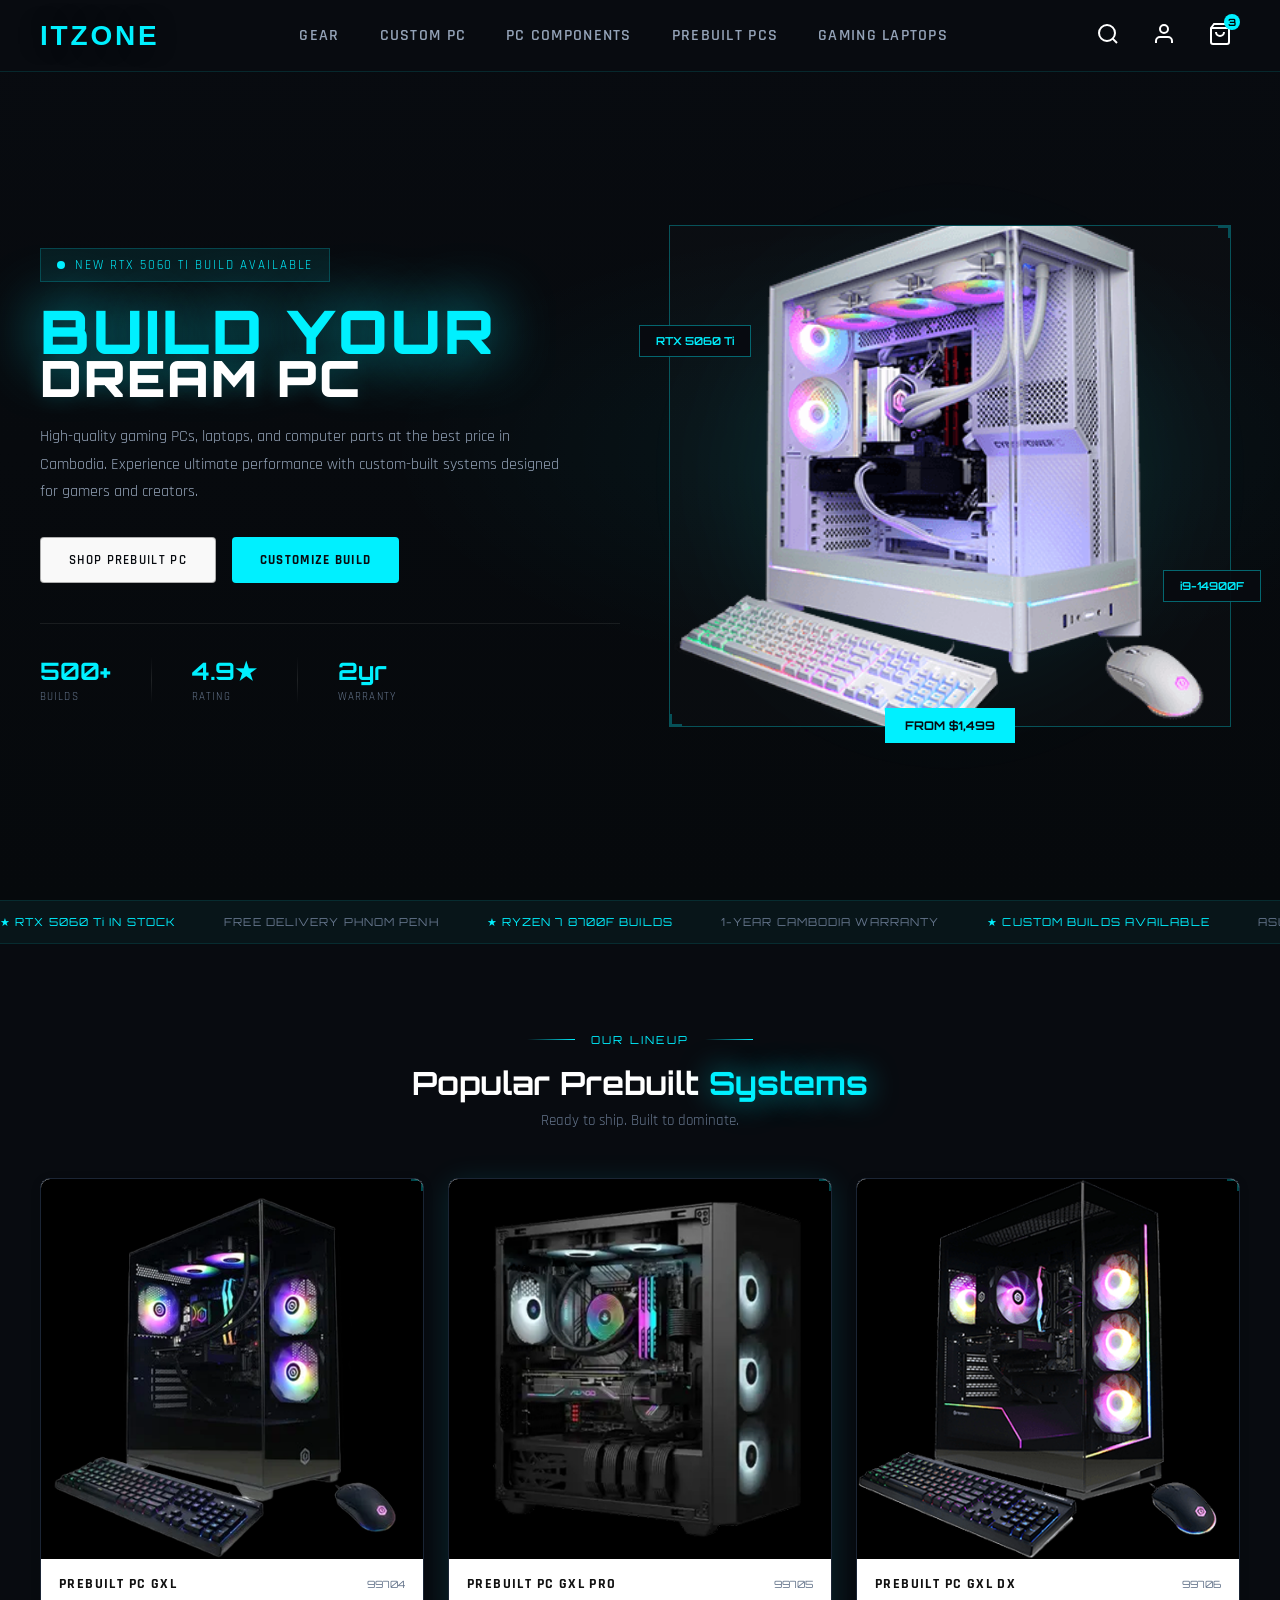
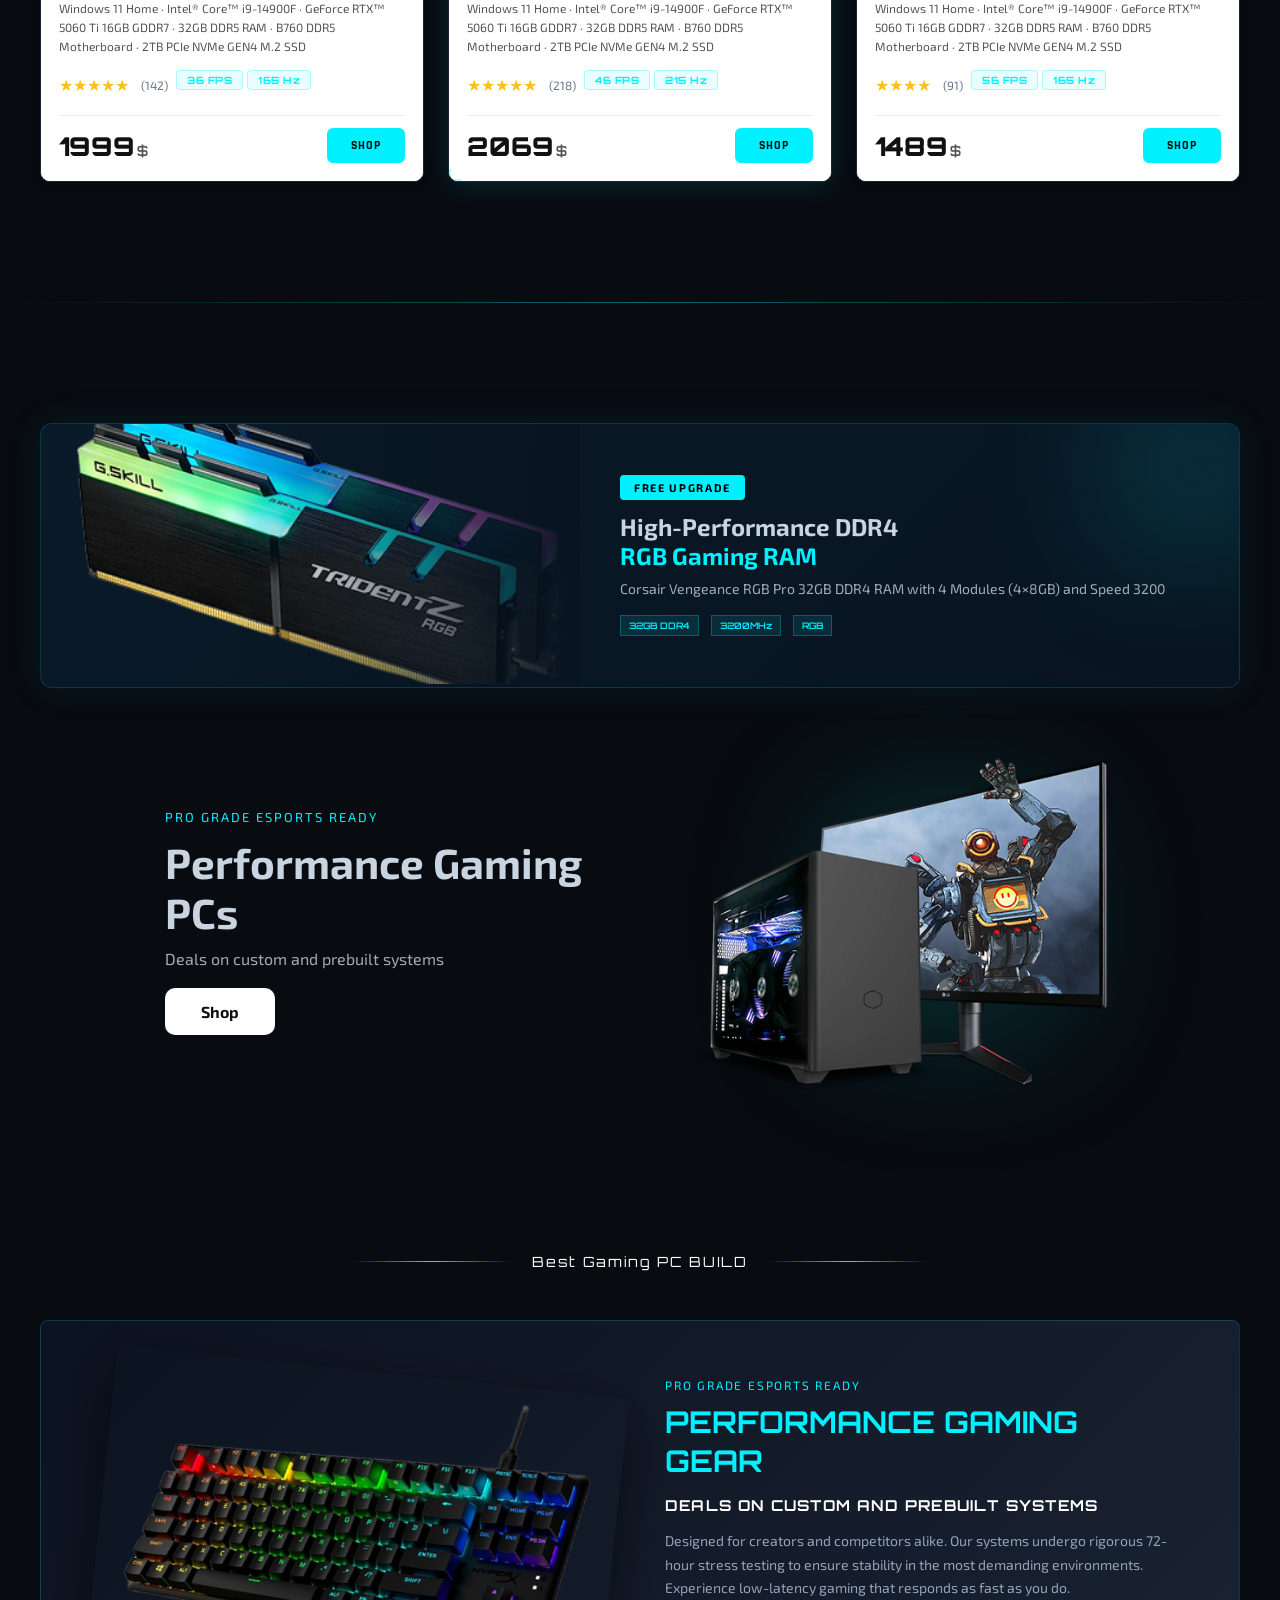
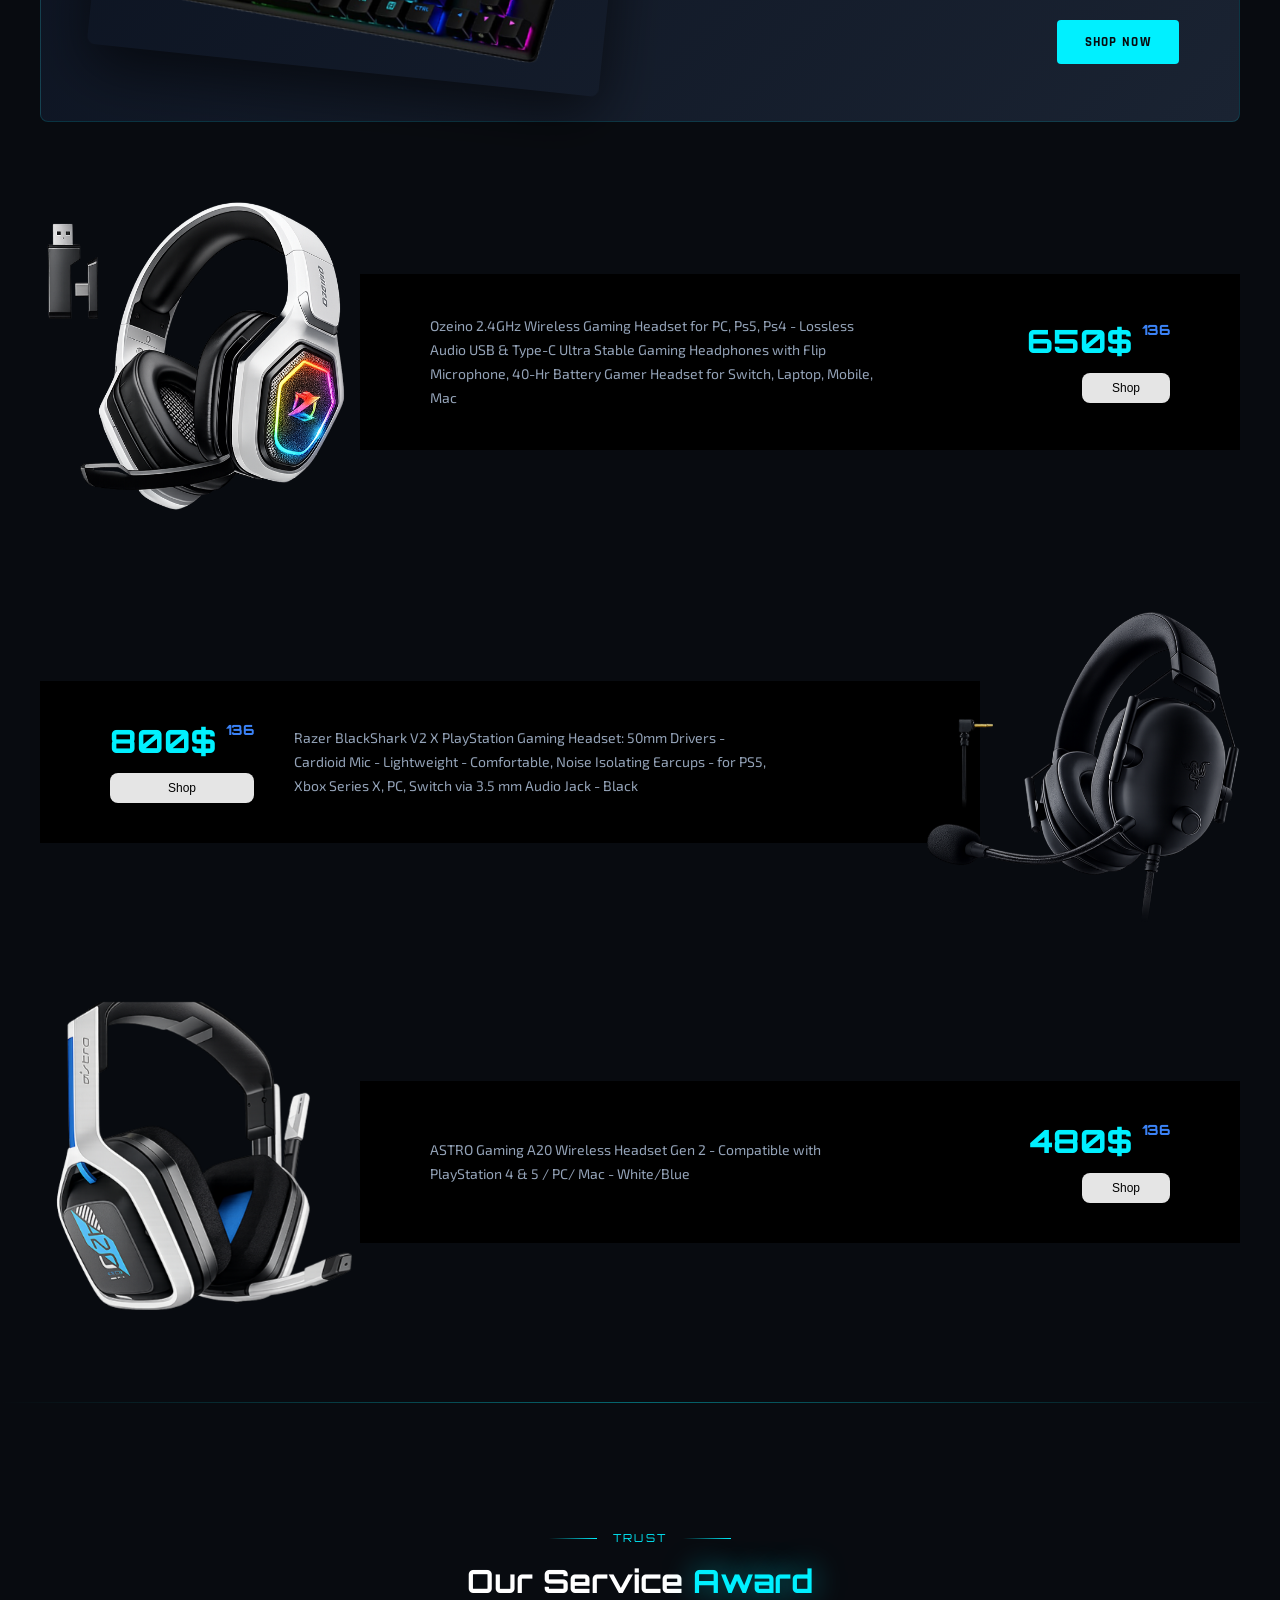
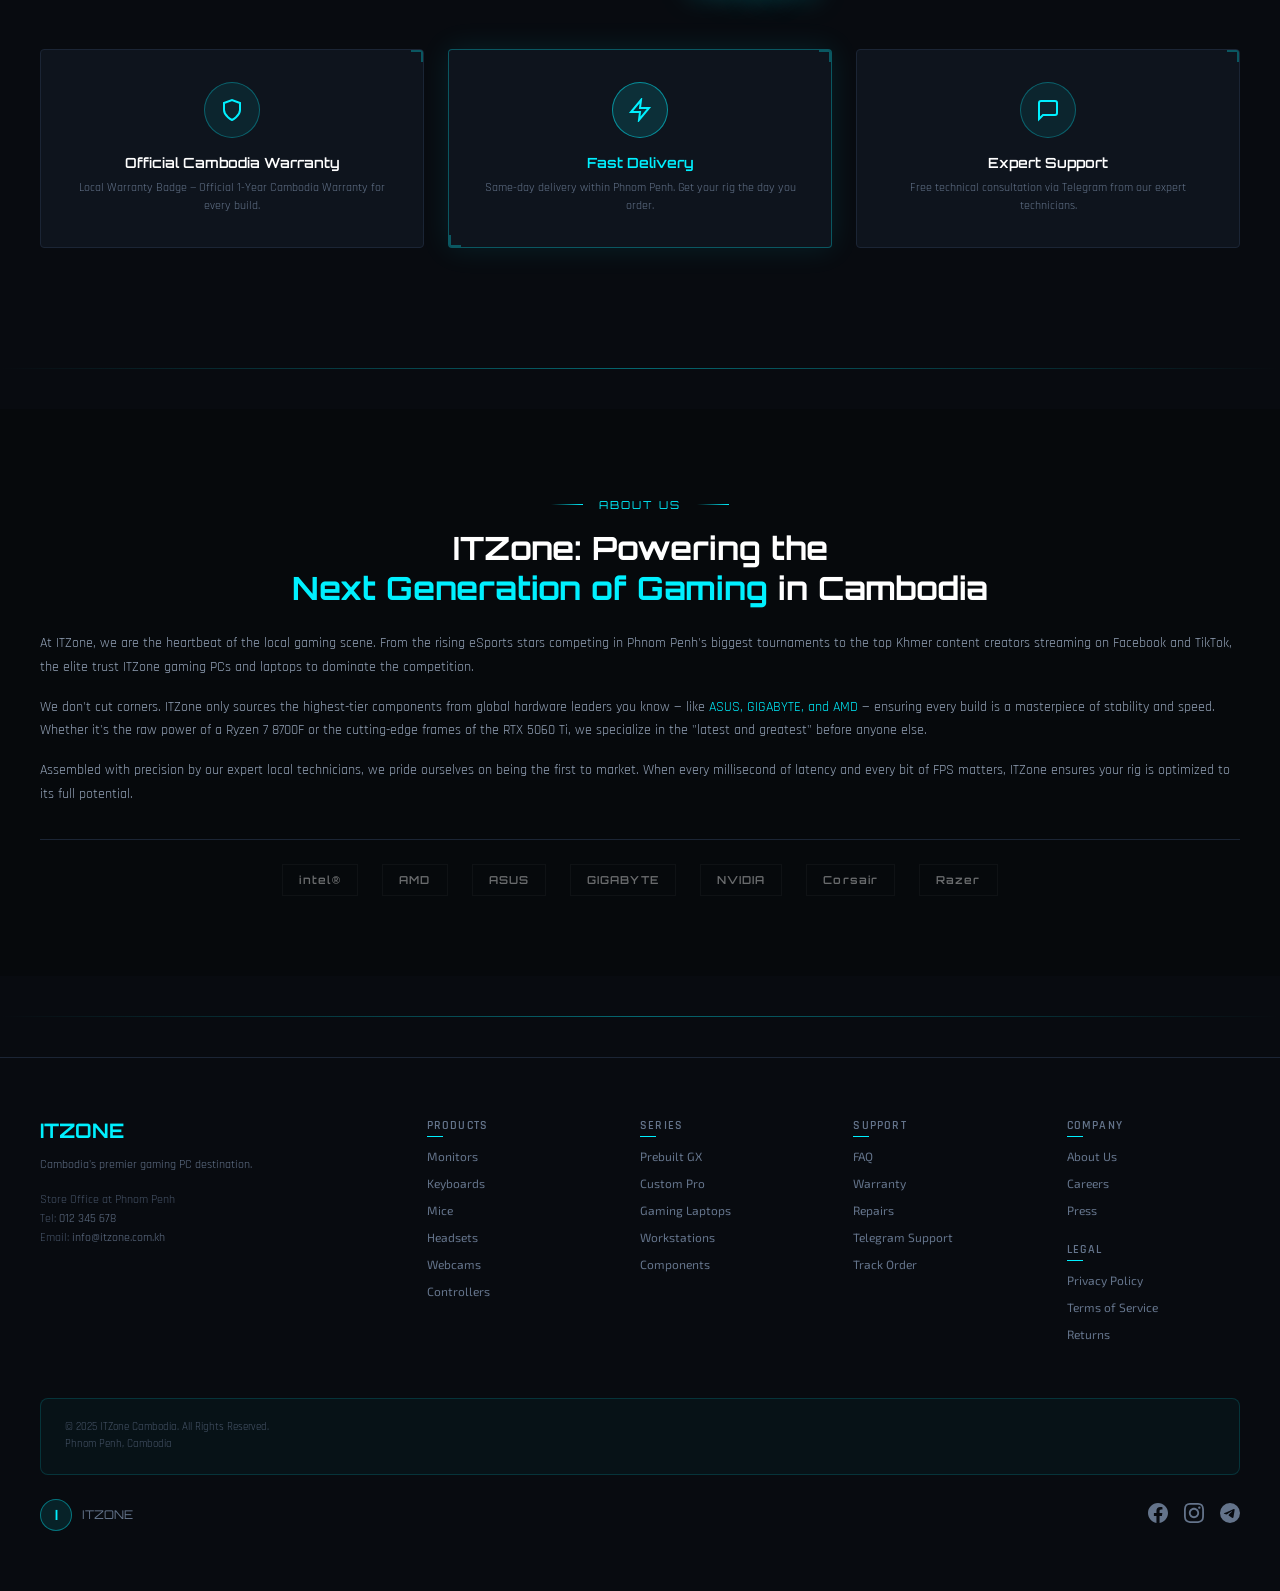
<file: index.html>
<!DOCTYPE html>
<html lang="en">
<head>
  <meta charset="UTF-8"/>
  <meta name="viewport" content="width=device-width, initial-scale=1.0"/>
  <title>ITZONE – Gaming PCs Cambodia</title>
  <link href="https://fonts.googleapis.com/css2?family=Orbitron:wght@400;600;700;900&family=Rajdhani:wght@400;500;600;700&family=Exo+2:wght@300;400;600;700&display=swap" rel="stylesheet"/>
  <link href="https://fonts.googleapis.com/css2?family=Press+Start+2P&display=swap" rel="stylesheet">
  <link href="https://fonts.cdnfonts.com/css/porter-sans-block" rel="stylesheet">
  <link href="Main.css" rel="stylesheet">
  <script src="mainjs.js" defer></script>
</head>
<body>

<nav class="navbar">
  <div class="nav-container">
    <a href="#" class="nav-logo">ITZONE</a>
    <div class="nav-links">
      <a href="#" class="nav-a">Gear</a>
      <a href="#" class="nav-a">Custom PC</a>
      <a href="#" class="nav-a">PC Components</a>
      <a href="#" class="nav-a">Prebuilt PCs</a>
      <a href="#" class="nav-a">Gaming Laptops</a>
    </div>
    <div class="nav-icons">
      <button class="nav-icon-btn">
        <svg class="nav-icon" fill="none" stroke="currentColor" stroke-width="2" viewBox="0 0 24 24"><circle cx="11" cy="11" r="8"/><path d="m21 21-4.35-4.35"/></svg>
      </button>
      <button class="nav-icon-btn">
        <svg class="nav-icon" fill="none" stroke="currentColor" stroke-width="2" viewBox="0 0 24 24"><path d="M20 21v-2a4 4 0 0 0-4-4H8a4 4 0 0 0-4 4v2"/><circle cx="12" cy="7" r="4"/></svg>
      </button>
      <button class="nav-icon-btn nav-cart-btn">
        <svg class="nav-icon" fill="none" stroke="currentColor" stroke-width="2" viewBox="0 0 24 24"><path d="M6 2 3 6v14a2 2 0 0 0 2 2h14a2 2 0 0 0 2-2V6l-3-4z"/><line x1="3" y1="6" x2="21" y2="6"/><path d="M16 10a4 4 0 0 1-8 0"/></svg>
        <span class="cart-badge">3</span>
      </button>
    </div>
  </div>
</nav>

<section class="hero">
  <div class="hero-grid"></div>
  <div class="hero-corner hero-corner-tl"></div>
  <div class="hero-corner hero-corner-br"></div>
  <div class="hero-glow hero-glow-top"></div>
  <div class="hero-glow hero-glow-bottom"></div>

  <div class="hero-content">
    <div class="hero-text">
      <div class="hero-badge">
        <span class="hero-badge-dot"></span>
        <span class="hero-badge-text">New RTX 5060 Ti Build Available</span>
      </div>
      <h1 class="hero-heading">
        <span class="hero-heading-build">BUILD YOUR</span>
        <span class="hero-heading-dream">DREAM PC</span>
      </h1>
      <p class="hero-desc">
        High-quality gaming PCs, laptops, and computer parts at the best price in Cambodia. Experience ultimate performance with custom-built systems designed for gamers and creators.
      </p>
      <div class="hero-buttons">
        <button class="btn-outline">Shop Prebuilt PC</button>
        <button class="btn-cyan">Customize Build</button>
      </div>
      <div class="hero-stats">
        <div class="hero-stat">
          <div class="hero-stat-num">500+</div>
          <div class="hero-stat-label">Builds</div>
        </div>
        <div class="hero-stat-divider"></div>
        <div class="hero-stat">
          <div class="hero-stat-num">4.9★</div>
          <div class="hero-stat-label">Rating</div>
        </div>
        <div class="hero-stat-divider"></div>
        <div class="hero-stat">
          <div class="hero-stat-num">2yr</div>
          <div class="hero-stat-label">Warranty</div>
        </div>
      </div>
    </div>
    <div class="hero-image">
      <div class="hero-image-wrapper float">
        <div class="hero-image-glow"></div>
        <div class="hero-image-frame">
          <div class="c-tr"></div><div class="c-bl"></div>
          <img src="mainpic_.png" alt="Dream Gaming PC" class="hero-img"
            onerror="this.src='https://placehold.co/560x500/0e141d/00f0ff?text=GAMING+PC'"/>
        </div>
        <div class="hero-float-badge hero-float-badge-tl">RTX 5060 Ti</div>
        <div class="hero-float-badge hero-float-badge-br">i9-14900F</div>
        <div class="hero-float-badge hero-float-badge-bottom">FROM $1,499</div>
      </div>
    </div>
  </div>
</section>

<div class="ticker">
  <div class="ticker-inner">
    <span class="ticker-item ticker-item-cyan">★ RTX 5060 Ti IN STOCK</span>
    <span class="ticker-item ticker-item-gray">FREE DELIVERY PHNOM PENH</span>
    <span class="ticker-item ticker-item-cyan">★ RYZEN 7 8700F BUILDS</span>
    <span class="ticker-item ticker-item-gray">1-YEAR CAMBODIA WARRANTY</span>
    <span class="ticker-item ticker-item-cyan">★ CUSTOM BUILDS AVAILABLE</span>
    <span class="ticker-item ticker-item-gray">ASUS · GIGABYTE · AMD · INTEL</span>
    <span class="ticker-item ticker-item-cyan">★ RTX 5060 Ti IN STOCK</span>
    <span class="ticker-item ticker-item-gray">FREE DELIVERY PHNOM PENH</span>
    <span class="ticker-item ticker-item-cyan">★ RYZEN 7 8700F BUILDS</span>
    <span class="ticker-item ticker-item-gray">1-YEAR CAMBODIA WARRANTY</span>
    <span class="ticker-item ticker-item-cyan">★ CUSTOM BUILDS AVAILABLE</span>
    <span class="ticker-item ticker-item-gray">ASUS · GIGABYTE · AMD · INTEL</span>
  </div>
</div>

<section id="prebuilt" class="prebuilt-section grid-bg">
  <div class="container">
    <div class="section-header">
      <div class="section-label">
        <div class="section-label-line"></div>
        <span class="section-label-text">Our Lineup</span>
        <div class="section-label-line"></div>
      </div>
      <h2 class="section-title-text">Popular Prebuilt <span class="text-cyan text-glow">Systems</span></h2>
      <p class="section-subtitle">Ready to ship. Built to dominate.</p>
    </div>
    <div class="product-grid">

      <!-- Card 1 -->
      <div class="card product-card fi d1">
        <div class="c-tr"></div>
        <div class="product-img-wrap">
          <img class="prod-img" src="prebuiltpc1.png" alt="Prebuilt GXL"
            onerror="this.src='https://placehold.co/400x196/0e141d/00f0ff?text=PREBUILT+GXL'" />
        </div>
        <div class="product-content">
          <div class="product-title-row">
            <span class="product-title">Prebuilt PC GXL</span>
            <span class="product-id">99704</span>
          </div>
          <p class="product-desc">Windows 11 Home · Intel® Core™ i9-14900F · GeForce RTX™ 5060 Ti 16GB GDDR7 · 32GB DDR5 RAM · B760 DDR5 Motherboard · 2TB PCIe NVMe GEN4 M.2 SSD</p>
          <div class="product-rating">
            <span class="stars">★★★★★</span>
            <span class="rating-count">(142)</span>
            <div class="product-rating">
            <div class="rating-bottom">
            <span class="fps">36 FPS</span>
            <span class="fps">165 Hz</span>
             </div>
             </div>
          </div>
          <div class="product-bottom">
            <span class="price">1999<span class="price-symbol">$</span></span>
            <button class="btn-sm">Shop</button>
          </div>
        </div>
      </div>

      <div class="card product-card product-card-featured fi d2">
        <div class="c-tr"></div>
        <div class="c-bl"></div>
        <div class="product-img-wrap">
          <img class="prod-img" src="prebuiltpc2.png" alt="Prebuilt GXL Pro"
            onerror="this.src='https://placehold.co/400x212/0a1520/00f0ff?text=PREBUILT+PRO'" />
        </div>
        <div class="product-content">
          <div class="product-title-row">
            <span class="product-title">Prebuilt PC GXL Pro</span>
            <span class="product-id">99705</span>
          </div>
          <p class="product-desc">Windows 11 Home · Intel® Core™ i9-14900F · GeForce RTX™ 5060 Ti 16GB GDDR7 · 32GB DDR5 RAM · B760 DDR5 Motherboard · 2TB PCIe NVMe GEN4 M.2 SSD</p>
          <div class="product-rating">
            <span class="stars">★★★★★</span>
            <span class="rating-count">(218)</span>
          <div class="product-rating">
            <div class="rating-bottom">
          <span class="fps">46 FPS</span>
            <span class="fps">215 Hz</span>
             </div>
             </div>
          </div>
          <div class="product-bottom">
            <span class="price">2069<span class="price-symbol">$</span></span>
            <button class="btn-sm">Shop</button>
          </div>
        </div>
      </div>

      <!-- Card 3 -->
      <div class="card product-card fi d3">
        <div class="c-tr"></div>
        <div class="product-img-wrap">
          <img class="prod-img" src="prebuiltpc3.png" alt="Prebuilt GXL DX"
            onerror="this.src='https://placehold.co/400x196/0e141d/00f0ff?text=PREBUILT+DX'" />
        </div>
        <div class="product-content">
          <div class="product-title-row">
            <span class="product-title">Prebuilt PC GXL DX</span>
            <span class="product-id">99706</span>
          </div>
          <p class="product-desc">Windows 11 Home · Intel® Core™ i9-14900F · GeForce RTX™ 5060 Ti 16GB GDDR7 · 32GB DDR5 RAM · B760 DDR5 Motherboard · 2TB PCIe NVMe GEN4 M.2 SSD</p>
          <div class="product-rating">
            <span class="stars">★★★★</span>
            <span class="rating-count">(91)</span>
            <div class="product-rating">
            <div class="rating-bottom">
               <span class="fps">56 FPS</span>
               <span class="fps">165 Hz</span>
             </div>
          </div>
          </div>
          <div class="product-bottom">
            <span class="price">1489<span class="price-symbol">$</span></span>
            <button class="btn-sm">Shop</button>
          </div>
        </div>
      </div>

    </div>
  </div>
</section>

<div class="line-cyan"></div>
<section class="promo-banner">
  <div class="container">

    <!-- PROMO CARD -->
    <div class="promo-card">
      <div class="promo-content-wrap">

        <!-- IMAGE -->
        <div class="promo-img-wrap">
          <img src="freeram.png" alt="RGB RAM" class="promo-img">
          <div class="promo-img-overlay"></div>
        </div>

        <!-- TEXT -->
        <div class="promo-content">
          <div class="promo-tag">FREE UPGRADE</div>
          <h3 class="promo-heading">
            High-Performance DDR4<br>
            <span class="promo-heading-cyan">RGB Gaming RAM</span>
          </h3>
          <p class="promo-desc">
            Corsair Vengeance RGB Pro 32GB DDR4 RAM with 4 Modules (4×8GB) and Speed 3200
          </p>
          <div class="promo-tags">
            <span class="fps">32GB DDR4</span>
            <span class="fps">3200MHz</span>
            <span class="fps">RGB</span>
          </div>
        </div>

      </div>
    </div>

    <!-- PROMO HERO — renamed to avoid clash with .hero-content -->
    <div class="promo-hero-content">
      <div class="promo-hero-text">
        <span>PRO GRADE ESPORTS READY</span>
        <h1>Performance Gaming PCs</h1>
        <p>Deals on custom and prebuilt systems</p>
        <a href="#" class="btn">Shop</a>
      </div>
      <div class="promo-hero-img">
        <img src="PC GAMING.png" alt="PC">
      </div>
    </div>

  </div>
</section>

<section class="feature-build">
  <div class="container">

    <div class="feature-header">
      <div class="line"></div>
      <span>Best Gaming PC BUILD</span>
      <div class="line"></div>
    </div>

    <div class="feature-box">

      <!-- IMAGE SIDE -->
      <div class="feature-image">
      <div class="feature-image-inner">
      <img src="keyboard.png" alt="Gaming PC">
      </div>
      </div>

      <div class="feature-content">
      <span class="feature-tag">PRO GRADE ESPORTS READY</span>

      <h2 class="feature-title">
        PERFORMANCE GAMING GEAR
        <br>
        <span>DEALS ON CUSTOM AND PREBUILT SYSTEMS</span>
      </h2>

      <p class="feature-desc">
        Designed for creators and competitors alike. Our systems undergo rigorous 
        72-hour stress testing to ensure stability in the most demanding environments. 
        Experience low-latency gaming that responds as fast as you do.
      </p>

      <div class="feature-actions">
        <button class="btn-cyan">SHOP NOW</button>
      </div>
    </div>
</section>

<section class="alt-products">
  <div class="container">

    <!-- ITEM 1 (NORMAL) -->
    <div class="alt-item">
      <div class="alt-img">
        <img src="headset1.png" alt="">
      </div>

      <div class="alt-content">
        <p class="alt-desc">
         Ozeino 2.4GHz Wireless Gaming Headset for
          PC, Ps5, Ps4 - Lossless Audio USB & Type-C
          Ultra Stable Gaming Headphones with Flip
          Microphone, 40-Hr Battery Gamer Headset
          for Switch, Laptop, Mobile, Mac
        </p>

        <div class="alt-meta">
          <div class="alt-price">650$ <span>136</span></div>
          <button class="alt-btn">Shop</button>
        </div>
      </div>
    </div>

    <!-- ITEM 2 (REVERSE) -->
    <div class="alt-item reverse">
      <div class="alt-img">
        <img src="headset2.png" alt="">
      </div>

      <div class="alt-content split">
        <!-- LEFT SIDE (PRICE + BTN) -->
        <div class="alt-left">
          <div class="alt-price">800$ <span>136</span></div>
          <button class="alt-btn">Shop</button>
        </div>

        <!-- RIGHT SIDE (DESC) -->
        <p class="alt-desc">
            Razer BlackShark V2 X PlayStation Gaming
            Headset: 50mm Drivers - Cardioid Mic -
            Lightweight - Comfortable, Noise Isolating
            Earcups - for PS5, Xbox Series X, PC, Switch
            via 3.5 mm Audio Jack - Black
        </p>
      </div>
    </div>

    <!-- ITEM 3 (NORMAL AGAIN) -->
    <div class="alt-item">
      <div class="alt-img">
        <img src="headset3.png" alt="">
      </div>

      <div class="alt-content">
        <p class="alt-desc">
          ASTRO Gaming A20 Wireless Headset Gen 2
          - Compatible with PlayStation 4 & 5 / PC/
          Mac - White/Blue
        </p>

        <div class="alt-meta">
          <div class="alt-price">480$ <span>136</span></div>
          <button class="alt-btn">Shop</button>
        </div>
      </div>
    </div>

  </div>
</section>

<div class="line-cyan"></div>
<section class="awards-section">
  <div class="container">
    <div class="section-header">
      <div class="section-label">
        <div class="section-label-line"></div>
        <span class="section-label-text">Trust</span>
        <div class="section-label-line"></div>
      </div>
      <h2 class="section-title-text">Our Service <span class="text-cyan text-glow">Award</span></h2>
    </div>
    <div class="product-grid">
      <div class="card award-card fi d1">
        <div class="c-tr"></div>
        <div class="award-icon-wrap award-icon-1">
          <svg class="award-icon" fill="none" stroke="currentColor" stroke-width="2" viewBox="0 0 24 24"><path d="M12 22s8-4 8-10V5l-8-3-8 3v7c0 6 8 10 8 10z"/></svg>
        </div>
        <div class="award-title">Official Cambodia Warranty</div>
        <p class="award-desc">Local Warranty Badge — Official 1-Year Cambodia Warranty for every build.</p>
      </div>
      <div class="card award-card award-card-featured fi d2">
        <div class="c-tr"></div><div class="c-bl"></div>
        <div class="award-icon-wrap award-icon-2">
          <svg class="award-icon" fill="none" stroke="currentColor" stroke-width="2" viewBox="0 0 24 24"><path d="M13 2L3 14h9l-1 8 10-12h-9l1-8z"/></svg>
        </div>
        <div class="award-title award-title-cyan">Fast Delivery</div>
        <p class="award-desc">Same-day delivery within Phnom Penh. Get your rig the day you order.</p>
      </div>
      <div class="card award-card fi d3">
        <div class="c-tr"></div>
        <div class="award-icon-wrap award-icon-1">
          <svg class="award-icon" fill="none" stroke="currentColor" stroke-width="2" viewBox="0 0 24 24"><path d="M21 15a2 2 0 0 1-2 2H7l-4 4V5a2 2 0 0 1 2-2h14a2 2 0 0 1 2 2z"/></svg>
        </div>
        <div class="award-title">Expert Support</div>
        <p class="award-desc">Free technical consultation via Telegram from our expert technicians.</p>
      </div>
    </div>
  </div>
</section>

<div class="line-cyan"></div>
<section class="about-section">
  <div class="container">
    <div class="section-header-center">
      <div class="section-label-simple">
        <div class="section-label-line-sm"></div>
        <span class="section-label-text">ABOUT US</span>
        <div class="section-label-line-sm"></div>
      </div>
      <h2 class="section-title-text">ITZone: Powering the<br/><span class="text-cyan">Next Generation of Gaming</span> in Cambodia</h2>
      <div class="about-text">
        <p>At ITZone, we are the heartbeat of the local gaming scene. From the rising eSports stars competing in Phnom Penh's biggest tournaments to the top Khmer content creators streaming on Facebook and TikTok, the elite trust ITZone gaming PCs and laptops to dominate the competition.</p>
        <p>We don't cut corners. ITZone only sources the highest-tier components from global hardware leaders you know — like <span class="text-cyan">ASUS, GIGABYTE, and AMD</span> — ensuring every build is a masterpiece of stability and speed. Whether it's the raw power of a Ryzen 7 8700F or the cutting-edge frames of the RTX 5060 Ti, we specialize in the "latest and greatest" before anyone else.</p>
        <p>Assembled with precision by our expert local technicians, we pride ourselves on being the first to market. When every millisecond of latency and every bit of FPS matters, ITZone ensures your rig is optimized to its full potential.</p>
      </div>
      <div class="brand-logos">
        <span class="brand-logo">intel®</span>
        <span class="brand-logo">AMD</span>
        <span class="brand-logo">ASUS</span>
        <span class="brand-logo">GIGABYTE</span>
        <span class="brand-logo">NVIDIA</span>
        <span class="brand-logo">Corsair</span>
        <span class="brand-logo">Razer</span>
      </div>
    </div>
  </div>
</section>

<div class="line-cyan"></div>
<footer class="site-footer">
  <div class="container">
    <div class="footer-grid">
      <div class="footer-brand-col">
        <div class="footer-logo">ITZONE</div>
        <p class="footer-desc">Cambodia's premier gaming PC destination.</p>
        <div class="footer-info">
          <div>Store Office at Phnom Penh</div>
          <div>Tel: <a href="#">012 345 678</a></div>
          <div>Email: <a href="#">info@itzone.com.kh</a></div>
        </div>
      </div>
      <div>
        <div class="footer-heading">Products</div>
        <ul class="footer-links">
          <li><a href="#">Monitors</a></li>
          <li><a href="#">Keyboards</a></li>
          <li><a href="#">Mice</a></li>
          <li><a href="#">Headsets</a></li>
          <li><a href="#">Webcams</a></li>
          <li><a href="#">Controllers</a></li>
        </ul>
      </div>
      <div>
        <div class="footer-heading">Series</div>
        <ul class="footer-links">
          <li><a href="#">Prebuilt GX</a></li>
          <li><a href="#">Custom Pro</a></li>
          <li><a href="#">Gaming Laptops</a></li>
          <li><a href="#">Workstations</a></li>
          <li><a href="#">Components</a></li>
        </ul>
      </div>
      <div>
        <div class="footer-heading">Support</div>
        <ul class="footer-links">
          <li><a href="#">FAQ</a></li>
          <li><a href="#">Warranty</a></li>
          <li><a href="#">Repairs</a></li>
          <li><a href="#">Telegram Support</a></li>
          <li><a href="#">Track Order</a></li>
        </ul>
      </div>
      <div>
        <div class="footer-heading">Company</div>
        <ul class="footer-links mb-6">
          <li><a href="#">About Us</a></li>
          <li><a href="#">Careers</a></li>
          <li><a href="#">Press</a></li>
        </ul>
        <div class="footer-heading">Legal</div>
        <ul class="footer-links">
          <li><a href="#">Privacy Policy</a></li>
          <li><a href="#">Terms of Service</a></li>
          <li><a href="#">Returns</a></li>
        </ul>
      </div>
    </div>

    <div class="footer-divider">
      <p class="footer-legal">
        © 2025 ITZone Cambodia. All Rights Reserved.<br/>
        Phnom Penh, Cambodia
      </p>
    </div>

    <div class="footer-bottom">
      <div class="footer-brand">
        <div class="footer-brand-icon">
          <span class="footer-brand-icon-text">I</span>
        </div>
        <span class="footer-brand-text">ITZONE</span>
      </div>
      <div class="footer-socials">
        <a href="#" class="footer-social">
          <svg fill="currentColor" viewBox="0 0 24 24"><path d="M24 12.073c0-6.627-5.373-12-12-12s-12 5.373-12 12c0 5.99 4.388 10.954 10.125 11.854v-8.385H7.078v-3.47h3.047V9.43c0-3.007 1.792-4.669 4.533-4.669 1.312 0 2.686.235 2.686.235v2.953H15.83c-1.491 0-1.956.925-1.956 1.874v2.25h3.328l-.532 3.47h-2.796v8.385C19.612 23.027 24 18.062 24 12.073z"/></svg>
        </a>
        <a href="#" class="footer-social">
          <svg fill="currentColor" viewBox="0 0 24 24"><path d="M12 2.163c3.204 0 3.584.012 4.85.07 3.252.148 4.771 1.691 4.919 4.919.058 1.265.069 1.645.069 4.849 0 3.205-.012 3.584-.069 4.849-.149 3.225-1.664 4.771-4.919 4.919-1.266.058-1.644.07-4.85.07-3.204 0-3.584-.012-4.849-.07-3.26-.149-4.771-1.699-4.919-4.92-.058-1.265-.07-1.644-.07-4.849 0-3.204.013-3.583.07-4.849.149-3.227 1.664-4.771 4.919-4.919 1.266-.057 1.645-.069 4.849-.069zm0-2.163c-3.259 0-3.667.014-4.947.072-4.358.2-6.78 2.618-6.98 6.98-.059 1.281-.073 1.689-.073 4.948 0 3.259.014 3.668.072 4.948.2 4.358 2.618 6.78 6.98 6.98 1.281.058 1.689.072 4.948.072 3.259 0 3.668-.014 4.948-.072 4.354-.2 6.782-2.618 6.979-6.98.059-1.28.073-1.689.073-4.948 0-3.259-.014-3.667-.072-4.947-.196-4.354-2.617-6.78-6.979-6.98-1.281-.059-1.69-.073-4.949-.073zm0 5.838c-3.403 0-6.162 2.759-6.162 6.162s2.759 6.163 6.162 6.163 6.162-2.759 6.162-6.163c0-3.403-2.759-6.162-6.162-6.162zm0 10.162c-2.209 0-4-1.79-4-4 0-2.209 1.791-4 4-4s4 1.791 4 4c0 2.21-1.791 4-4 4zm6.406-11.845c-.796 0-1.441.645-1.441 1.44s.645 1.44 1.441 1.44c.795 0 1.439-.645 1.439-1.44s-.644-1.44-1.439-1.44z"/></svg>
        </a>
        <a href="#" class="footer-social">
          <svg fill="currentColor" viewBox="0 0 24 24"><path d="M11.944 0A12 12 0 0 0 0 12a12 12 0 0 0 12 12 12 12 0 0 0 12-12A12 12 0 0 0 12 0a12 12 0 0 0-.056 0zm4.962 7.224c.1-.002.321.023.465.14a.506.506 0 0 1 .171.325c.016.093.036.306.02.472-.18 1.898-.962 6.502-1.36 8.627-.168.9-.499 1.201-.82 1.23-.696.065-1.225-.46-1.9-.902-1.056-.693-1.653-1.124-2.678-1.8-1.185-.78-.417-1.21.258-1.91.177-.184 3.247-2.977 3.307-3.23.007-.032.014-.15-.056-.212s-.174-.041-.249-.024c-.106.024-1.793 1.14-5.061 3.345-.48.33-.913.49-1.302.48-.428-.008-1.252-.241-1.865-.44-.752-.245-1.349-.374-1.297-.789.027-.216.325-.437.893-.663 3.498-1.524 5.83-2.529 6.998-3.014 3.332-1.386 4.025-1.627 4.476-1.635z"/></svg>
        </a>
      </div>
    </div>
  </div>
</footer>

</body>
</html>
</file>
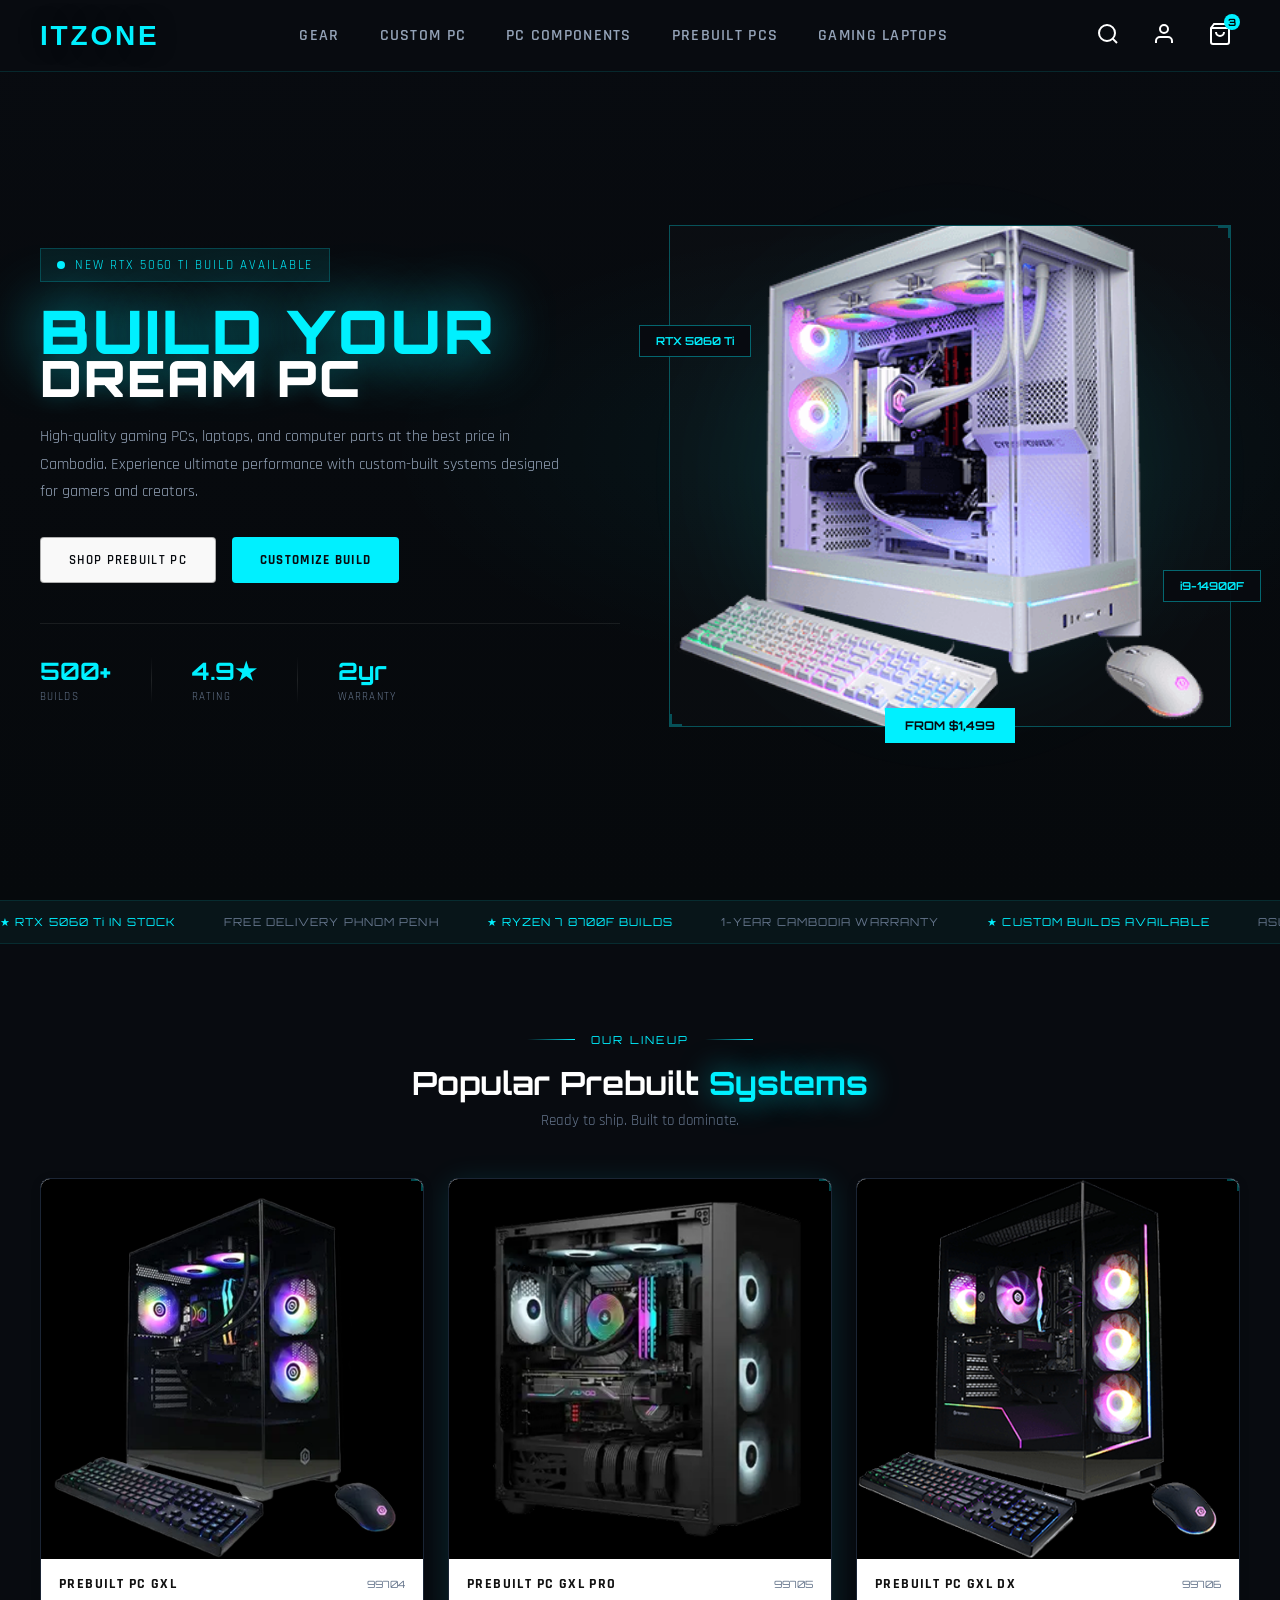
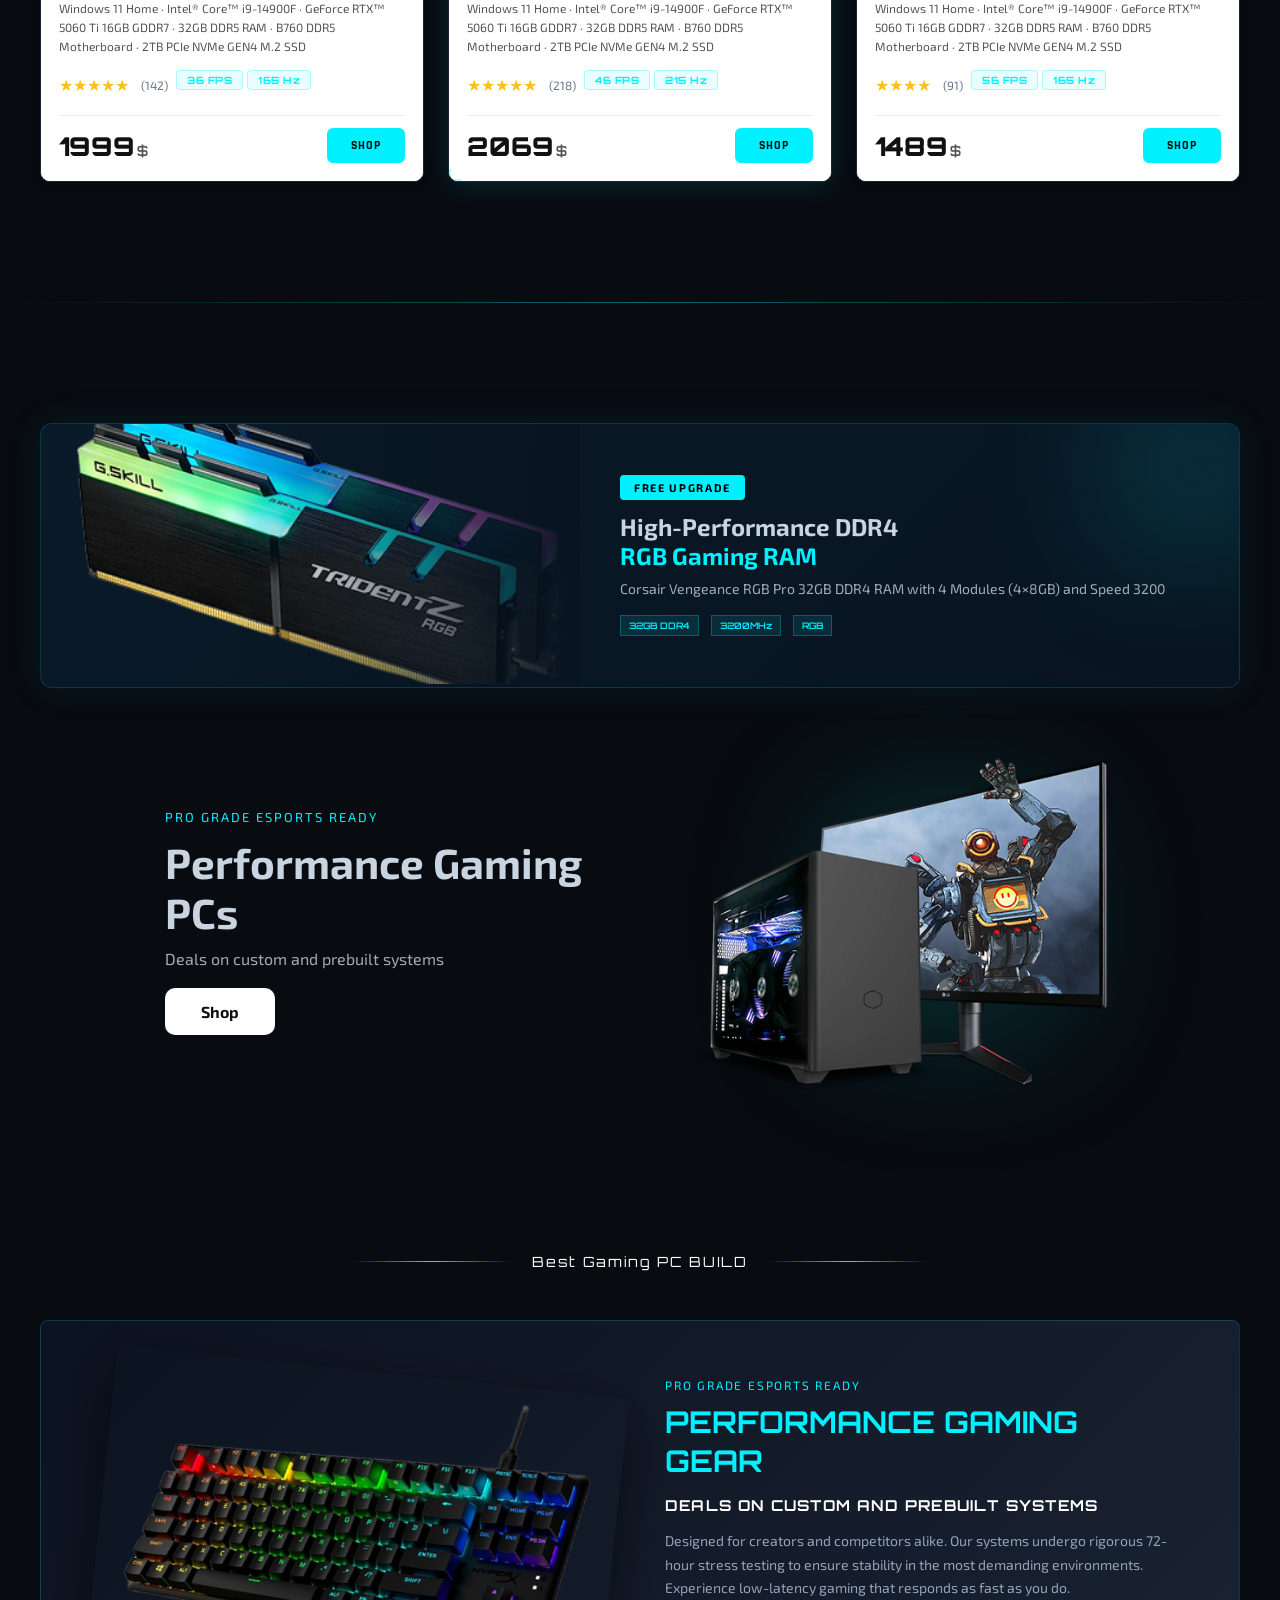
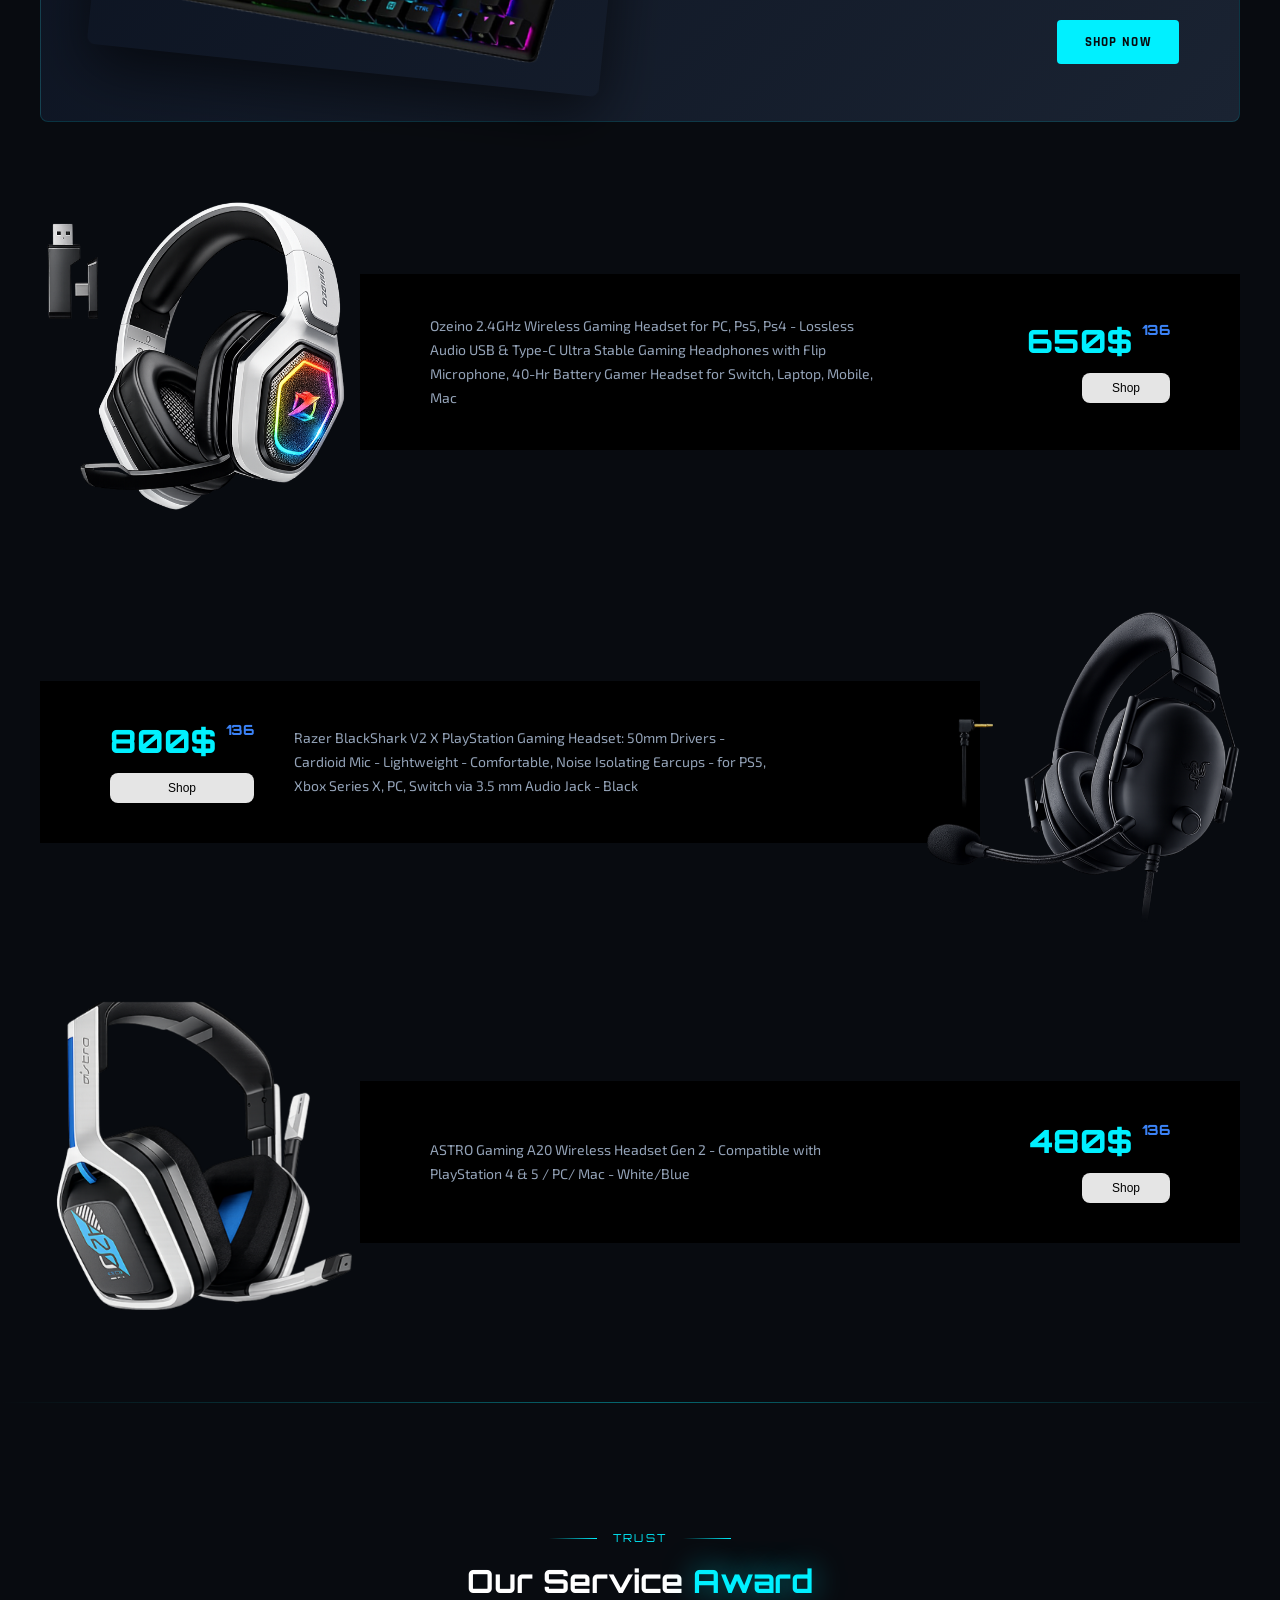
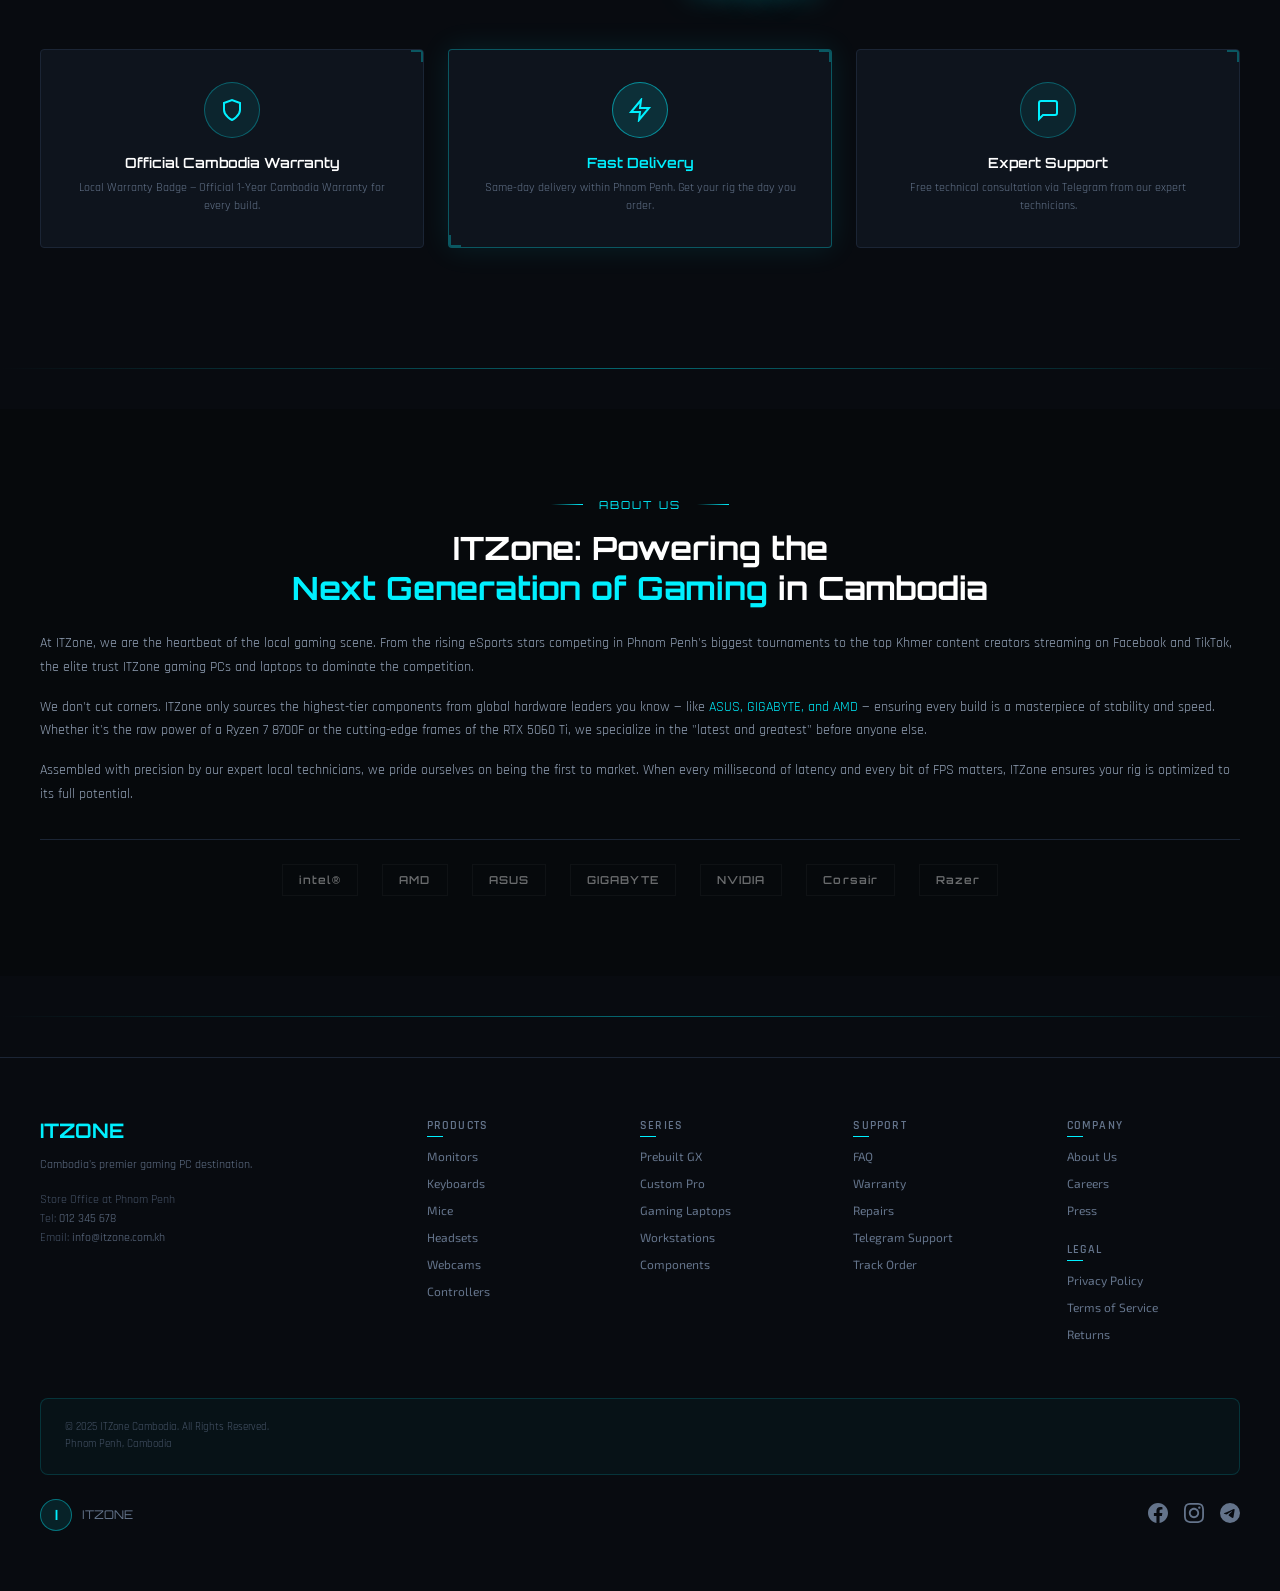
<file: Main.html>
<!DOCTYPE html>
<html lang="en">
<head>
  <meta charset="UTF-8"/>
  <meta name="viewport" content="width=device-width, initial-scale=1.0"/>
  <title>ITZONE – Gaming PCs Cambodia</title>
  <link href="https://fonts.googleapis.com/css2?family=Orbitron:wght@400;600;700;900&family=Rajdhani:wght@400;500;600;700&family=Exo+2:wght@300;400;600;700&display=swap" rel="stylesheet"/>
  <link href="https://fonts.googleapis.com/css2?family=Press+Start+2P&display=swap" rel="stylesheet">
  <link href="https://fonts.cdnfonts.com/css/porter-sans-block" rel="stylesheet">
  <link href="Main.css" rel="stylesheet">
  <script src="mainjs.js" defer></script>
</head>
<body>

<nav class="navbar">
  <div class="nav-container">
    <a href="#" class="nav-logo">ITZONE</a>
    <div class="nav-links">
      <a href="#" class="nav-a">Gear</a>
      <a href="#" class="nav-a">Custom PC</a>
      <a href="#" class="nav-a">PC Components</a>
      <a href="#" class="nav-a">Prebuilt PCs</a>
      <a href="#" class="nav-a">Gaming Laptops</a>
    </div>
    <div class="nav-icons">
      <button class="nav-icon-btn">
        <svg class="nav-icon" fill="none" stroke="currentColor" stroke-width="2" viewBox="0 0 24 24"><circle cx="11" cy="11" r="8"/><path d="m21 21-4.35-4.35"/></svg>
      </button>
      <button class="nav-icon-btn">
        <svg class="nav-icon" fill="none" stroke="currentColor" stroke-width="2" viewBox="0 0 24 24"><path d="M20 21v-2a4 4 0 0 0-4-4H8a4 4 0 0 0-4 4v2"/><circle cx="12" cy="7" r="4"/></svg>
      </button>
      <button class="nav-icon-btn nav-cart-btn">
        <svg class="nav-icon" fill="none" stroke="currentColor" stroke-width="2" viewBox="0 0 24 24"><path d="M6 2 3 6v14a2 2 0 0 0 2 2h14a2 2 0 0 0 2-2V6l-3-4z"/><line x1="3" y1="6" x2="21" y2="6"/><path d="M16 10a4 4 0 0 1-8 0"/></svg>
        <span class="cart-badge">3</span>
      </button>
    </div>
  </div>
</nav>

<section class="hero">
  <div class="hero-grid"></div>
  <div class="hero-corner hero-corner-tl"></div>
  <div class="hero-corner hero-corner-br"></div>
  <div class="hero-glow hero-glow-top"></div>
  <div class="hero-glow hero-glow-bottom"></div>

  <div class="hero-content">
    <div class="hero-text">
      <div class="hero-badge">
        <span class="hero-badge-dot"></span>
        <span class="hero-badge-text">New RTX 5060 Ti Build Available</span>
      </div>
      <h1 class="hero-heading">
        <span class="hero-heading-build">BUILD YOUR</span>
        <span class="hero-heading-dream">DREAM PC</span>
      </h1>
      <p class="hero-desc">
        High-quality gaming PCs, laptops, and computer parts at the best price in Cambodia. Experience ultimate performance with custom-built systems designed for gamers and creators.
      </p>
      <div class="hero-buttons">
        <button class="btn-outline">Shop Prebuilt PC</button>
        <button class="btn-cyan">Customize Build</button>
      </div>
      <div class="hero-stats">
        <div class="hero-stat">
          <div class="hero-stat-num">500+</div>
          <div class="hero-stat-label">Builds</div>
        </div>
        <div class="hero-stat-divider"></div>
        <div class="hero-stat">
          <div class="hero-stat-num">4.9★</div>
          <div class="hero-stat-label">Rating</div>
        </div>
        <div class="hero-stat-divider"></div>
        <div class="hero-stat">
          <div class="hero-stat-num">2yr</div>
          <div class="hero-stat-label">Warranty</div>
        </div>
      </div>
    </div>
    <div class="hero-image">
      <div class="hero-image-wrapper float">
        <div class="hero-image-glow"></div>
        <div class="hero-image-frame">
          <div class="c-tr"></div><div class="c-bl"></div>
          <img src="mainpic_.png" alt="Dream Gaming PC" class="hero-img"
            onerror="this.src='https://placehold.co/560x500/0e141d/00f0ff?text=GAMING+PC'"/>
        </div>
        <div class="hero-float-badge hero-float-badge-tl">RTX 5060 Ti</div>
        <div class="hero-float-badge hero-float-badge-br">i9-14900F</div>
        <div class="hero-float-badge hero-float-badge-bottom">FROM $1,499</div>
      </div>
    </div>
  </div>
</section>

<div class="ticker">
  <div class="ticker-inner">
    <span class="ticker-item ticker-item-cyan">★ RTX 5060 Ti IN STOCK</span>
    <span class="ticker-item ticker-item-gray">FREE DELIVERY PHNOM PENH</span>
    <span class="ticker-item ticker-item-cyan">★ RYZEN 7 8700F BUILDS</span>
    <span class="ticker-item ticker-item-gray">1-YEAR CAMBODIA WARRANTY</span>
    <span class="ticker-item ticker-item-cyan">★ CUSTOM BUILDS AVAILABLE</span>
    <span class="ticker-item ticker-item-gray">ASUS · GIGABYTE · AMD · INTEL</span>
    <span class="ticker-item ticker-item-cyan">★ RTX 5060 Ti IN STOCK</span>
    <span class="ticker-item ticker-item-gray">FREE DELIVERY PHNOM PENH</span>
    <span class="ticker-item ticker-item-cyan">★ RYZEN 7 8700F BUILDS</span>
    <span class="ticker-item ticker-item-gray">1-YEAR CAMBODIA WARRANTY</span>
    <span class="ticker-item ticker-item-cyan">★ CUSTOM BUILDS AVAILABLE</span>
    <span class="ticker-item ticker-item-gray">ASUS · GIGABYTE · AMD · INTEL</span>
  </div>
</div>

<section id="prebuilt" class="prebuilt-section grid-bg">
  <div class="container">
    <div class="section-header">
      <div class="section-label">
        <div class="section-label-line"></div>
        <span class="section-label-text">Our Lineup</span>
        <div class="section-label-line"></div>
      </div>
      <h2 class="section-title-text">Popular Prebuilt <span class="text-cyan text-glow">Systems</span></h2>
      <p class="section-subtitle">Ready to ship. Built to dominate.</p>
    </div>
    <div class="product-grid">

      <!-- Card 1 -->
      <div class="card product-card fi d1">
        <div class="c-tr"></div>
        <div class="product-img-wrap">
          <img class="prod-img" src="prebuiltpc1.png" alt="Prebuilt GXL"
            onerror="this.src='https://placehold.co/400x196/0e141d/00f0ff?text=PREBUILT+GXL'" />
        </div>
        <div class="product-content">
          <div class="product-title-row">
            <span class="product-title">Prebuilt PC GXL</span>
            <span class="product-id">99704</span>
          </div>
          <p class="product-desc">Windows 11 Home · Intel® Core™ i9-14900F · GeForce RTX™ 5060 Ti 16GB GDDR7 · 32GB DDR5 RAM · B760 DDR5 Motherboard · 2TB PCIe NVMe GEN4 M.2 SSD</p>
          <div class="product-rating">
            <span class="stars">★★★★★</span>
            <span class="rating-count">(142)</span>
            <div class="product-rating">
            <div class="rating-bottom">
            <span class="fps">36 FPS</span>
            <span class="fps">165 Hz</span>
             </div>
             </div>
          </div>
          <div class="product-bottom">
            <span class="price">1999<span class="price-symbol">$</span></span>
            <button class="btn-sm">Shop</button>
          </div>
        </div>
      </div>

      <div class="card product-card product-card-featured fi d2">
        <div class="c-tr"></div>
        <div class="c-bl"></div>
        <div class="product-img-wrap">
          <img class="prod-img" src="prebuiltpc2.png" alt="Prebuilt GXL Pro"
            onerror="this.src='https://placehold.co/400x212/0a1520/00f0ff?text=PREBUILT+PRO'" />
        </div>
        <div class="product-content">
          <div class="product-title-row">
            <span class="product-title">Prebuilt PC GXL Pro</span>
            <span class="product-id">99705</span>
          </div>
          <p class="product-desc">Windows 11 Home · Intel® Core™ i9-14900F · GeForce RTX™ 5060 Ti 16GB GDDR7 · 32GB DDR5 RAM · B760 DDR5 Motherboard · 2TB PCIe NVMe GEN4 M.2 SSD</p>
          <div class="product-rating">
            <span class="stars">★★★★★</span>
            <span class="rating-count">(218)</span>
          <div class="product-rating">
            <div class="rating-bottom">
          <span class="fps">46 FPS</span>
            <span class="fps">215 Hz</span>
             </div>
             </div>
          </div>
          <div class="product-bottom">
            <span class="price">2069<span class="price-symbol">$</span></span>
            <button class="btn-sm">Shop</button>
          </div>
        </div>
      </div>

      <!-- Card 3 -->
      <div class="card product-card fi d3">
        <div class="c-tr"></div>
        <div class="product-img-wrap">
          <img class="prod-img" src="prebuiltpc3.png" alt="Prebuilt GXL DX"
            onerror="this.src='https://placehold.co/400x196/0e141d/00f0ff?text=PREBUILT+DX'" />
        </div>
        <div class="product-content">
          <div class="product-title-row">
            <span class="product-title">Prebuilt PC GXL DX</span>
            <span class="product-id">99706</span>
          </div>
          <p class="product-desc">Windows 11 Home · Intel® Core™ i9-14900F · GeForce RTX™ 5060 Ti 16GB GDDR7 · 32GB DDR5 RAM · B760 DDR5 Motherboard · 2TB PCIe NVMe GEN4 M.2 SSD</p>
          <div class="product-rating">
            <span class="stars">★★★★</span>
            <span class="rating-count">(91)</span>
            <div class="product-rating">
            <div class="rating-bottom">
               <span class="fps">56 FPS</span>
               <span class="fps">165 Hz</span>
             </div>
          </div>
          </div>
          <div class="product-bottom">
            <span class="price">1489<span class="price-symbol">$</span></span>
            <button class="btn-sm">Shop</button>
          </div>
        </div>
      </div>

    </div>
  </div>
</section>

<div class="line-cyan"></div>
<section class="promo-banner">
  <div class="container">

    <!-- PROMO CARD -->
    <div class="promo-card">
      <div class="promo-content-wrap">

        <!-- IMAGE -->
        <div class="promo-img-wrap">
          <img src="freeram.png" alt="RGB RAM" class="promo-img">
          <div class="promo-img-overlay"></div>
        </div>

        <!-- TEXT -->
        <div class="promo-content">
          <div class="promo-tag">FREE UPGRADE</div>
          <h3 class="promo-heading">
            High-Performance DDR4<br>
            <span class="promo-heading-cyan">RGB Gaming RAM</span>
          </h3>
          <p class="promo-desc">
            Corsair Vengeance RGB Pro 32GB DDR4 RAM with 4 Modules (4×8GB) and Speed 3200
          </p>
          <div class="promo-tags">
            <span class="fps">32GB DDR4</span>
            <span class="fps">3200MHz</span>
            <span class="fps">RGB</span>
          </div>
        </div>

      </div>
    </div>

    <!-- PROMO HERO — renamed to avoid clash with .hero-content -->
    <div class="promo-hero-content">
      <div class="promo-hero-text">
        <span>PRO GRADE ESPORTS READY</span>
        <h1>Performance Gaming PCs</h1>
        <p>Deals on custom and prebuilt systems</p>
        <a href="#" class="btn">Shop</a>
      </div>
      <div class="promo-hero-img">
        <img src="PC GAMING.png" alt="PC">
      </div>
    </div>

  </div>
</section>

<section class="feature-build">
  <div class="container">

    <div class="feature-header">
      <div class="line"></div>
      <span>Best Gaming PC BUILD</span>
      <div class="line"></div>
    </div>

    <div class="feature-box">

      <!-- IMAGE SIDE -->
      <div class="feature-image">
      <div class="feature-image-inner">
      <img src="keyboard.png" alt="Gaming PC">
      </div>
      </div>

      <div class="feature-content">
      <span class="feature-tag">PRO GRADE ESPORTS READY</span>

      <h2 class="feature-title">
        PERFORMANCE GAMING GEAR
        <br>
        <span>DEALS ON CUSTOM AND PREBUILT SYSTEMS</span>
      </h2>

      <p class="feature-desc">
        Designed for creators and competitors alike. Our systems undergo rigorous 
        72-hour stress testing to ensure stability in the most demanding environments. 
        Experience low-latency gaming that responds as fast as you do.
      </p>

      <div class="feature-actions">
        <button class="btn-cyan">SHOP NOW</button>
      </div>
    </div>
</section>

<section class="alt-products">
  <div class="container">

    <!-- ITEM 1 (NORMAL) -->
    <div class="alt-item">
      <div class="alt-img">
        <img src="headset1.png" alt="">
      </div>

      <div class="alt-content">
        <p class="alt-desc">
         Ozeino 2.4GHz Wireless Gaming Headset for
          PC, Ps5, Ps4 - Lossless Audio USB & Type-C
          Ultra Stable Gaming Headphones with Flip
          Microphone, 40-Hr Battery Gamer Headset
          for Switch, Laptop, Mobile, Mac
        </p>

        <div class="alt-meta">
          <div class="alt-price">650$ <span>136</span></div>
          <button class="alt-btn">Shop</button>
        </div>
      </div>
    </div>

    <!-- ITEM 2 (REVERSE) -->
    <div class="alt-item reverse">
      <div class="alt-img">
        <img src="headset2.png" alt="">
      </div>

      <div class="alt-content split">
        <!-- LEFT SIDE (PRICE + BTN) -->
        <div class="alt-left">
          <div class="alt-price">800$ <span>136</span></div>
          <button class="alt-btn">Shop</button>
        </div>

        <!-- RIGHT SIDE (DESC) -->
        <p class="alt-desc">
            Razer BlackShark V2 X PlayStation Gaming
            Headset: 50mm Drivers - Cardioid Mic -
            Lightweight - Comfortable, Noise Isolating
            Earcups - for PS5, Xbox Series X, PC, Switch
            via 3.5 mm Audio Jack - Black
        </p>
      </div>
    </div>

    <!-- ITEM 3 (NORMAL AGAIN) -->
    <div class="alt-item">
      <div class="alt-img">
        <img src="headset3.png" alt="">
      </div>

      <div class="alt-content">
        <p class="alt-desc">
          ASTRO Gaming A20 Wireless Headset Gen 2
          - Compatible with PlayStation 4 & 5 / PC/
          Mac - White/Blue
        </p>

        <div class="alt-meta">
          <div class="alt-price">480$ <span>136</span></div>
          <button class="alt-btn">Shop</button>
        </div>
      </div>
    </div>

  </div>
</section>

<div class="line-cyan"></div>
<section class="awards-section">
  <div class="container">
    <div class="section-header">
      <div class="section-label">
        <div class="section-label-line"></div>
        <span class="section-label-text">Trust</span>
        <div class="section-label-line"></div>
      </div>
      <h2 class="section-title-text">Our Service <span class="text-cyan text-glow">Award</span></h2>
    </div>
    <div class="product-grid">
      <div class="card award-card fi d1">
        <div class="c-tr"></div>
        <div class="award-icon-wrap award-icon-1">
          <svg class="award-icon" fill="none" stroke="currentColor" stroke-width="2" viewBox="0 0 24 24"><path d="M12 22s8-4 8-10V5l-8-3-8 3v7c0 6 8 10 8 10z"/></svg>
        </div>
        <div class="award-title">Official Cambodia Warranty</div>
        <p class="award-desc">Local Warranty Badge — Official 1-Year Cambodia Warranty for every build.</p>
      </div>
      <div class="card award-card award-card-featured fi d2">
        <div class="c-tr"></div><div class="c-bl"></div>
        <div class="award-icon-wrap award-icon-2">
          <svg class="award-icon" fill="none" stroke="currentColor" stroke-width="2" viewBox="0 0 24 24"><path d="M13 2L3 14h9l-1 8 10-12h-9l1-8z"/></svg>
        </div>
        <div class="award-title award-title-cyan">Fast Delivery</div>
        <p class="award-desc">Same-day delivery within Phnom Penh. Get your rig the day you order.</p>
      </div>
      <div class="card award-card fi d3">
        <div class="c-tr"></div>
        <div class="award-icon-wrap award-icon-1">
          <svg class="award-icon" fill="none" stroke="currentColor" stroke-width="2" viewBox="0 0 24 24"><path d="M21 15a2 2 0 0 1-2 2H7l-4 4V5a2 2 0 0 1 2-2h14a2 2 0 0 1 2 2z"/></svg>
        </div>
        <div class="award-title">Expert Support</div>
        <p class="award-desc">Free technical consultation via Telegram from our expert technicians.</p>
      </div>
    </div>
  </div>
</section>

<div class="line-cyan"></div>
<section class="about-section">
  <div class="container">
    <div class="section-header-center">
      <div class="section-label-simple">
        <div class="section-label-line-sm"></div>
        <span class="section-label-text">ABOUT US</span>
        <div class="section-label-line-sm"></div>
      </div>
      <h2 class="section-title-text">ITZone: Powering the<br/><span class="text-cyan">Next Generation of Gaming</span> in Cambodia</h2>
      <div class="about-text">
        <p>At ITZone, we are the heartbeat of the local gaming scene. From the rising eSports stars competing in Phnom Penh's biggest tournaments to the top Khmer content creators streaming on Facebook and TikTok, the elite trust ITZone gaming PCs and laptops to dominate the competition.</p>
        <p>We don't cut corners. ITZone only sources the highest-tier components from global hardware leaders you know — like <span class="text-cyan">ASUS, GIGABYTE, and AMD</span> — ensuring every build is a masterpiece of stability and speed. Whether it's the raw power of a Ryzen 7 8700F or the cutting-edge frames of the RTX 5060 Ti, we specialize in the "latest and greatest" before anyone else.</p>
        <p>Assembled with precision by our expert local technicians, we pride ourselves on being the first to market. When every millisecond of latency and every bit of FPS matters, ITZone ensures your rig is optimized to its full potential.</p>
      </div>
      <div class="brand-logos">
        <span class="brand-logo">intel®</span>
        <span class="brand-logo">AMD</span>
        <span class="brand-logo">ASUS</span>
        <span class="brand-logo">GIGABYTE</span>
        <span class="brand-logo">NVIDIA</span>
        <span class="brand-logo">Corsair</span>
        <span class="brand-logo">Razer</span>
      </div>
    </div>
  </div>
</section>

<div class="line-cyan"></div>
<footer class="site-footer">
  <div class="container">
    <div class="footer-grid">
      <div class="footer-brand-col">
        <div class="footer-logo">ITZONE</div>
        <p class="footer-desc">Cambodia's premier gaming PC destination.</p>
        <div class="footer-info">
          <div>Store Office at Phnom Penh</div>
          <div>Tel: <a href="#">012 345 678</a></div>
          <div>Email: <a href="#">info@itzone.com.kh</a></div>
        </div>
      </div>
      <div>
        <div class="footer-heading">Products</div>
        <ul class="footer-links">
          <li><a href="#">Monitors</a></li>
          <li><a href="#">Keyboards</a></li>
          <li><a href="#">Mice</a></li>
          <li><a href="#">Headsets</a></li>
          <li><a href="#">Webcams</a></li>
          <li><a href="#">Controllers</a></li>
        </ul>
      </div>
      <div>
        <div class="footer-heading">Series</div>
        <ul class="footer-links">
          <li><a href="#">Prebuilt GX</a></li>
          <li><a href="#">Custom Pro</a></li>
          <li><a href="#">Gaming Laptops</a></li>
          <li><a href="#">Workstations</a></li>
          <li><a href="#">Components</a></li>
        </ul>
      </div>
      <div>
        <div class="footer-heading">Support</div>
        <ul class="footer-links">
          <li><a href="#">FAQ</a></li>
          <li><a href="#">Warranty</a></li>
          <li><a href="#">Repairs</a></li>
          <li><a href="#">Telegram Support</a></li>
          <li><a href="#">Track Order</a></li>
        </ul>
      </div>
      <div>
        <div class="footer-heading">Company</div>
        <ul class="footer-links mb-6">
          <li><a href="#">About Us</a></li>
          <li><a href="#">Careers</a></li>
          <li><a href="#">Press</a></li>
        </ul>
        <div class="footer-heading">Legal</div>
        <ul class="footer-links">
          <li><a href="#">Privacy Policy</a></li>
          <li><a href="#">Terms of Service</a></li>
          <li><a href="#">Returns</a></li>
        </ul>
      </div>
    </div>

    <div class="footer-divider">
      <p class="footer-legal">
        © 2025 ITZone Cambodia. All Rights Reserved.<br/>
        Phnom Penh, Cambodia
      </p>
    </div>

    <div class="footer-bottom">
      <div class="footer-brand">
        <div class="footer-brand-icon">
          <span class="footer-brand-icon-text">I</span>
        </div>
        <span class="footer-brand-text">ITZONE</span>
      </div>
      <div class="footer-socials">
        <a href="#" class="footer-social">
          <svg fill="currentColor" viewBox="0 0 24 24"><path d="M24 12.073c0-6.627-5.373-12-12-12s-12 5.373-12 12c0 5.99 4.388 10.954 10.125 11.854v-8.385H7.078v-3.47h3.047V9.43c0-3.007 1.792-4.669 4.533-4.669 1.312 0 2.686.235 2.686.235v2.953H15.83c-1.491 0-1.956.925-1.956 1.874v2.25h3.328l-.532 3.47h-2.796v8.385C19.612 23.027 24 18.062 24 12.073z"/></svg>
        </a>
        <a href="#" class="footer-social">
          <svg fill="currentColor" viewBox="0 0 24 24"><path d="M12 2.163c3.204 0 3.584.012 4.85.07 3.252.148 4.771 1.691 4.919 4.919.058 1.265.069 1.645.069 4.849 0 3.205-.012 3.584-.069 4.849-.149 3.225-1.664 4.771-4.919 4.919-1.266.058-1.644.07-4.85.07-3.204 0-3.584-.012-4.849-.07-3.26-.149-4.771-1.699-4.919-4.92-.058-1.265-.07-1.644-.07-4.849 0-3.204.013-3.583.07-4.849.149-3.227 1.664-4.771 4.919-4.919 1.266-.057 1.645-.069 4.849-.069zm0-2.163c-3.259 0-3.667.014-4.947.072-4.358.2-6.78 2.618-6.98 6.98-.059 1.281-.073 1.689-.073 4.948 0 3.259.014 3.668.072 4.948.2 4.358 2.618 6.78 6.98 6.98 1.281.058 1.689.072 4.948.072 3.259 0 3.668-.014 4.948-.072 4.354-.2 6.782-2.618 6.979-6.98.059-1.28.073-1.689.073-4.948 0-3.259-.014-3.667-.072-4.947-.196-4.354-2.617-6.78-6.979-6.98-1.281-.059-1.69-.073-4.949-.073zm0 5.838c-3.403 0-6.162 2.759-6.162 6.162s2.759 6.163 6.162 6.163 6.162-2.759 6.162-6.163c0-3.403-2.759-6.162-6.162-6.162zm0 10.162c-2.209 0-4-1.79-4-4 0-2.209 1.791-4 4-4s4 1.791 4 4c0 2.21-1.791 4-4 4zm6.406-11.845c-.796 0-1.441.645-1.441 1.44s.645 1.44 1.441 1.44c.795 0 1.439-.645 1.439-1.44s-.644-1.44-1.439-1.44z"/></svg>
        </a>
        <a href="#" class="footer-social">
          <svg fill="currentColor" viewBox="0 0 24 24"><path d="M11.944 0A12 12 0 0 0 0 12a12 12 0 0 0 12 12 12 12 0 0 0 12-12A12 12 0 0 0 12 0a12 12 0 0 0-.056 0zm4.962 7.224c.1-.002.321.023.465.14a.506.506 0 0 1 .171.325c.016.093.036.306.02.472-.18 1.898-.962 6.502-1.36 8.627-.168.9-.499 1.201-.82 1.23-.696.065-1.225-.46-1.9-.902-1.056-.693-1.653-1.124-2.678-1.8-1.185-.78-.417-1.21.258-1.91.177-.184 3.247-2.977 3.307-3.23.007-.032.014-.15-.056-.212s-.174-.041-.249-.024c-.106.024-1.793 1.14-5.061 3.345-.48.33-.913.49-1.302.48-.428-.008-1.252-.241-1.865-.44-.752-.245-1.349-.374-1.297-.789.027-.216.325-.437.893-.663 3.498-1.524 5.83-2.529 6.998-3.014 3.332-1.386 4.025-1.627 4.476-1.635z"/></svg>
        </a>
      </div>
    </div>
  </div>
</footer>

</body>
</html>
</file>
<file: Main.css>
/* === CSS RESET & VARIABLES === */
:root {
  --cyan: #00F0FF;
  --cyan2: #00C8D4;
  --dark: #06090C;
  --dark2: #0A1622;
  --card: #0E141D;
  --border: #1B2535;
  --text: #C8D4E0;
  --glow: #00ECFD;
  --dark-bg: #080B10;
  --purple: #8B5CF6;
  --orange: #F97316;
  --amber: #FBBF24;
  --white: #FFFFFF;
  --gray-100: #F1F5F9;
  --gray-400: #94A3B8;
  --gray-500: #64748B;
  --gray-600: #475569;
}

*, *::before, *::after { box-sizing: border-box; margin: 0; padding: 0; }
html { scroll-behavior: smooth; }
body { background: var(--dark-bg); color: var(--text); font-family: 'Exo 2', sans-serif; overflow-x: hidden; }
::-webkit-scrollbar { width: 6px; }
::-webkit-scrollbar-track { background: var(--dark); }
::-webkit-scrollbar-thumb { background: linear-gradient(180deg, var(--cyan), var(--cyan2)); border-radius: 3px; }

/* === LAYOUT === */
.container { max-width: 1280px; margin: 0 auto; padding: 0 40px; }

/* === NAVBAR === */
.navbar {
  position: fixed;
  top: 0; left: 0; right: 0;
  z-index: 50;
  height: 72px;
  background: var(--dark-bg);
  border-bottom: 1px solid rgba(0, 240, 255, 0.12);
}

.nav-container {
  max-width: 1280px;
  margin: 0 auto;
  padding: 0 40px;
  height: 100%;
  display: flex;
  align-items: center;
  justify-content: space-between;
}

.nav-logo {
  font-family: 'Porter Sans Block', sans-serif;
  font-size: 28px;
  font-weight: 900;
  letter-spacing: 0.1em;
  color: var(--cyan);
  text-shadow: 0 0 20px rgba(0, 0, 0, 0.5);
  text-decoration: none;
}

.nav-links { display: flex; align-items: center; gap: 8px; }

.nav-a {
  font-family: 'Rajdhani', sans-serif;
  font-weight: 600;
  font-size: 16px;
  letter-spacing: 0.08em;
  text-transform: uppercase;
  color: var(--gray-400);
  text-decoration: none;
  transition: all 0.3s;
  position: relative;
  padding: 8px 16px;
}

.nav-a::after {
  content: '';
  position: absolute;
  bottom: 0; left: 50%;
  width: 0; height: 2px;
  background: var(--cyan);
  transition: all 0.3s;
  transform: translateX(-50%);
}

.nav-a:hover::after, .nav-a.active::after { width: 100%; }
.nav-a:hover, .nav-a.active { color: var(--cyan); }

.nav-icons { display: flex; align-items: center; gap: 16px; }

.nav-icon-btn {
  background: none;
  border: none;
  padding: 8px;
  color: var(--white);
  cursor: pointer;
  transition: all 0.3s;
}

.nav-icon-btn:hover { color: var(--cyan); }
.nav-icon { width: 24px; height: 24px; }
.nav-cart-btn { position: relative; }

.cart-badge {
  position: absolute;
  top: 0; right: 0;
  width: 16px; height: 16px;
  border-radius: 50%;
  background: var(--cyan);
  color: #000;
  font-family: 'Orbitron', sans-serif;
  font-size: 10px;
  font-weight: 700;
  display: flex;
  align-items: center;
  justify-content: center;
}

/* === HERO SECTION === */
.hero {
  position: relative;
  min-height: 100vh;
  padding-top: 72px;
  background: var(--dark-bg);
  overflow: hidden;
}

.hero::after {
  content: '';
  position: absolute;
  inset: 0;
  background:
    radial-gradient(ellipse 80% 50% at 70% 50%, rgba(0, 240, 255, 0.06) 0%, transparent 50%),
    linear-gradient(180deg, var(--dark-bg) 0%, var(--dark) 100%);
  pointer-events: none;
}

.hero-grid {
  position: absolute;
  inset: 0;
  background-image:
    linear-gradient(rgba(0, 240, 255, 0.03) 1px, transparent 1px),
    linear-gradient(90deg, rgba(0, 240, 255, 0.03) 1px, transparent 1px);
  background-size: 60px 60px;
}

.hero-corner {
  position: absolute;
  width: 40px; height: 40px;
  border: 1px solid rgba(0, 240, 255, 0.15);
  pointer-events: none;
}

.hero-corner-tl { top: 90px; left: 40px; border-right: none; border-bottom: none; }
.hero-corner-br { bottom: 60px; right: 40px; border-left: none; border-top: none; }

.hero-glow { position: absolute; border-radius: 50%; pointer-events: none; }

.hero-glow-top {
  top: 100px; right: 15%;
  width: 300px; height: 300px;
  background: radial-gradient(circle, rgba(0, 240, 255, 0.12), transparent 60%);
  filter: blur(60px);
}

.hero-glow-bottom {
  bottom: 100px; left: 20%;
  width: 200px; height: 200px;
  background: radial-gradient(circle, rgba(139, 92, 246, 0.08), transparent 60%);
  filter: blur(50px);
}

.hero-content {
  position: relative;
  z-index: 1;
  max-width: 1280px;
  margin: 0 auto;
  padding: 60px 40px 80px;
  display: flex;
  flex-direction: row;
  justify-content: space-between;
  align-items: center;
  gap: 40px;
  min-height: calc(100vh - 72px);
}

@media (max-width: 1023px) { .hero-content { flex-direction: column; } }

.hero-text { flex: 1; text-align: left; max-width: 600px; }

.hero-badge {
  display: inline-flex;
  align-items: center;
  gap: 10px;
  margin-bottom: 24px;
  padding: 8px 16px;
  background: rgba(0, 240, 255, 0.08);
  border: 1px solid rgba(0, 240, 255, 0.2);
}

.hero-badge-dot {
  width: 8px; height: 8px;
  border-radius: 50%;
  background: var(--cyan);
  animation: pulse 2s ease-in-out infinite;
}

@keyframes pulse {
  0%, 100% { opacity: 1; }
  50% { opacity: 0.5; }
}

.hero-badge-text {
  font-family: 'Rajdhani', sans-serif;
  font-size: 13px;
  color: var(--cyan);
  text-transform: uppercase;
  letter-spacing: 0.15em;
}

.hero-heading {
  font-family: 'Orbitron', sans-serif;
  font-weight: 900;
  line-height: 0.85;
  margin-bottom: 24px;
  letter-spacing: 2px;
}

.hero-heading-build {
  display: block;
  font-size: clamp(60px, 10vw, 10px);
  color: var(--cyan);
  letter-spacing: 0.05em;
  text-shadow: 0 0 60px rgba(0, 240, 255, 0.8);
}

.hero-heading-dream {
  display: block;
  font-size: clamp(50px, 8vw, 5px);
  color: var(--white);
  letter-spacing: 0.04em;
  text-shadow: 0 0 20px rgba(0, 240, 255, 0.2);
}

.hero-desc {
  font-family: 'Rajdhani', sans-serif;
  font-size: 16px;
  line-height: 1.7;
  color: var(--gray-400);
  margin-bottom: 32px;
  max-width: 520px;
}

.hero-buttons { display: flex; flex-wrap: wrap; gap: 16px; margin-bottom: 40px; }
.hero-stats { display: flex; gap: 40px; padding-top: 32px; border-top: 1px solid rgba(255,255,255,0.08); }
.hero-stat-num { font-family: 'Orbitron', sans-serif; font-size: 24px; font-weight: 700; color: var(--cyan); }
.hero-stat-label { font-family: 'Rajdhani', sans-serif; font-size: 11px; text-transform: uppercase; letter-spacing: 0.1em; color: var(--gray-500); margin-top: 4px; }
.hero-stat-divider { width: 1px; background: linear-gradient(180deg, transparent, rgba(255,255,255,0.1), transparent); }

.hero-image { flex: 1; display: flex; justify-content: center; align-items: center; max-width: 580px; }
.hero-image-wrapper { position: relative; }

.hero-image-glow {
  position: absolute;
  inset: -40px;
  background: radial-gradient(circle, rgba(0, 240, 255, 0.15), transparent 60%);
  filter: blur(40px);
  pointer-events: none;
}

.hero-image-frame {
  position: relative;
  border: 1px solid rgba(0, 240, 255, 0.3);
  background: rgba(198, 208, 209, 0.02);
}

.hero-img {
  width: 560px;
  max-width: 100%;
  height: 500px;
  object-fit: cover;
  display: block;
}

.hero-float-badge {
  position: absolute;
  padding: 8px 16px;
  font-family: 'Orbitron', sans-serif;
  font-size: 11px;
  font-weight: 600;
  color: var(--cyan);
  background: rgba(8, 11, 16, 0.95);
  border: 1px solid rgba(0, 240, 255, 0.4);
  white-space: nowrap;
}

.hero-float-badge-tl { left: -30px; top: 20%; }
.hero-float-badge-br { right: -30px; bottom: 25%; }
.hero-float-badge-bottom {
  bottom: -16px;
  left: 50%;
  transform: translateX(-50%);
  padding: 10px 20px;
  font-size: 12px;
  font-weight: 700;
  color: var(--dark-bg);
  background: var(--cyan);
  border: none;
}

/* === LINE === */
.line-cyan {
  height: 1px;
  background: linear-gradient(90deg, transparent, rgba(0, 240, 255, 0.4), transparent);
  margin: 40px 0;
}

/* === TICKER === */
.ticker {
  padding: 14px 0;
  background: rgba(0, 240, 255, 0.04);
  border-top: 1px solid rgba(0, 240, 255, 0.1);
  border-bottom: 1px solid rgba(0, 240, 255, 0.1);
  overflow: hidden;
}

.ticker-inner {
  display: flex;
  animation: ticker 35s linear infinite;
  white-space: nowrap;
}

.ticker-inner:hover { animation-play-state: paused; }

.ticker-item {
  font-family: 'Orbitron', sans-serif;
  font-size: 11px;
  letter-spacing: 0.1em;
  margin-right: 48px;
}

.ticker-item-cyan { color: var(--cyan); }
.ticker-item-gray { color: var(--gray-500); }

@keyframes ticker { from { transform: translateX(0); } to { transform: translateX(-50%); } }

/* === GRID BG === */
.grid-bg {
  background-image:
    linear-gradient(rgba(0, 240, 255, 0.02) 1px, transparent 1px),
    linear-gradient(90deg, rgba(0, 240, 255, 0.02) 1px, transparent 1px);
  background-size: 60px 60px;
}

/* === GLOW / TEXT === */
.text-cyan { color: var(--cyan); }
.text-amber-500 { color: var(--amber); }
.glow { text-shadow: 0 0 20px var(--cyan), 0 0 50px rgba(0, 240, 255, 0.4); }
.text-glow { text-shadow: 0 0 30px rgba(0, 240, 255, 0.6); }

/* === BUTTONS === */
.btn-outline {
  background: rgba(255, 255, 255, 0.975);
  border: 1px solid rgba(0, 0, 0, 0.3);
  color: var(--dark-bg);
  font-family: 'Rajdhani', sans-serif;
  font-weight: 600;
  letter-spacing: 0.1em;
  text-transform: uppercase;
  transition: all 0.3s;
  cursor: pointer;
  padding: 14px 28px;
  font-size: 13px;
  border-radius: 4px;
}

.btn-outline:hover {
  background: rgba(255, 255, 255, 0.15);
  border-color: var(--cyan);
  color: var(--cyan);
  box-shadow: 0 0 20px rgba(0, 240, 255, 0.3);
}

.btn-cyan {
  background: var(--cyan);
  color: var(--dark-bg);
  font-family: 'Rajdhani', sans-serif;
  font-weight: 700;
  letter-spacing: 0.1em;
  text-transform: uppercase;
  transition: all 0.3s;
  cursor: pointer;
  padding: 14px 28px;
  font-size: 13px;
  border-radius: 4px;
  border: none;
}

.btn-cyan:hover {
  background: var(--white);
  box-shadow: 0 0 30px rgba(0, 240, 255, 0.5);
}

.btn-sm {
  background: var(--cyan);
  color: var(--dark-bg);
  font-family: 'Rajdhani', sans-serif;
  font-weight: 700;
  letter-spacing: 0.08em;
  text-transform: uppercase;
  padding: 10px 24px;
  font-size: 12px;
  transition: all 0.25s;
  cursor: pointer;
  border: none;
  border-radius: 6px;
}

.btn-sm:hover {
  background: var(--dark-bg);
  color: var(--cyan);
  box-shadow: 0 0 15px rgba(0, 240, 255, 0.4);
}

.btn {
  display: inline-block;
  margin-top: 20px;
  padding: 14px 36px;
  background: var(--white);
  color: #111;
  border-radius: 10px;
  font-weight: 700;
  text-decoration: none;
  transition: 0.3s;
}

.btn:hover {
  background: var(--cyan);
  transform: translateY(-2px);
  box-shadow: 0 10px 20px rgba(0, 255, 255, 0.3);
}

/* === BASE CARD === */
.card {
  background: var(--card);
  border: 1px solid var(--border);
  transition: all 0.4s cubic-bezier(0.4, 0, 0.2, 1);
  position: relative;
  overflow: hidden;
}

.card:hover {
  border-color: rgba(0, 240, 255, 0.4);
  box-shadow: 0 0 30px rgba(0, 240, 255, 0.1);
}

/* === CORNER ACCENTS === */
.c-tr, .c-bl {
  position: absolute;
  width: 12px; height: 12px;
  transition: all 0.3s;
  z-index: 2;
}

.c-tr { top: 0; right: 0; border-top: 2px solid rgba(0, 240, 255, 0.3); border-right: 2px solid rgba(0, 240, 255, 0.3); }
.c-bl { bottom: 0; left: 0; border-bottom: 2px solid rgba(0, 240, 255, 0.3); border-left: 2px solid rgba(0, 240, 255, 0.3); }
.card:hover .c-tr, .card:hover .c-bl { border-color: var(--cyan); }

/* === STARS === */
.stars { color: var(--amber); font-size: 16px; }
.rating-count { color: var(--gray-500); font-size: 12px; margin-left: 4px; }

/* === FPS TAG (global) === */
.fps {
  background: rgba(0, 240, 255, 0.1);
  border: 1px solid rgba(0, 240, 255, 0.25);
  color: var(--cyan);
  font-family: 'Orbitron', sans-serif;
  font-size: 9px;
  font-weight: 600;
  padding: 4px 8px;
}

/* === ANIMATIONS === */
@keyframes float { 0%, 100% { transform: translateY(0); } 50% { transform: translateY(-10px); } }
.float { animation: float 5s ease-in-out infinite; }

@keyframes fadeUp { from { opacity: 0; transform: translateY(30px); } to { opacity: 1; transform: translateY(0); } }
.fi { opacity: 0; animation: fadeUp 0.7s cubic-bezier(0.4, 0, 0.2, 1) forwards; }
.d1 { animation-delay: 0.1s; }
.d2 { animation-delay: 0.2s; }
.d3 { animation-delay: 0.3s; }
.d4 { animation-delay: 0.4s; }
.d5 { animation-delay: 0.5s; }

/* === PREBUILT SECTION === */
.prebuilt-section { padding: 80px 0; background: var(--dark-bg); }
.section-header { text-align: center; margin-bottom: 48px; }
.section-label { display: inline-flex; align-items: center; gap: 16px; margin-bottom: 16px; }
.section-label-line { width: 48px; height: 1px; background: linear-gradient(90deg, transparent, var(--cyan)); }
.section-label-text { font-family: 'Orbitron', sans-serif; font-size: 11px; letter-spacing: 0.2em; color: var(--cyan); text-transform: uppercase; }
.section-title-text { font-family: 'Orbitron', sans-serif; font-size: 32px; font-weight: 700; color: var(--white); margin-bottom: 8px; }
.section-subtitle { font-family: 'Rajdhani', sans-serif; font-size: 15px; color: var(--gray-500); }

/* === PRODUCT GRID === */
.product-grid { display: grid; grid-template-columns: repeat(1, 1fr); gap: 24px; }
@media (min-width: 768px) { .product-grid { grid-template-columns: repeat(3, 1fr); } }

/* =============================================
   PRODUCT CARD — image-on-bg layout
   Image fills the top area, content sits below
   on a white card background like the screenshot
   ============================================= */
.product-card {
  display: flex;
  flex-direction: column;
  border-radius: 10px;
  background: var(--white);
  overflow: hidden;
  transition: all 0.35s cubic-bezier(0.4, 0, 0.2, 1);
  box-shadow: 0 2px 12px rgba(0,0,0,0.08);
}

.product-card:hover {
  box-shadow: 0 8px 40px rgba(0, 240, 255, 0.15);
  transform: translateY(-5px);
}

.product-card-featured {
  box-shadow: 0 4px 30px rgba(0, 240, 255, 0.12);
}

/* Image area — full-bleed colored background with img on top */
.product-img-wrap {
  position: relative;
  width: 100%;
  height: 380px;
  overflow: hidden;
  flex-shrink: 0;
  /* Default bg — override per card below */
  background: linear-gradient(145deg, #000000, #000000);
}

/* Per-card background colors to differentiate */
.product-grid .product-card:nth-child(1) .product-img-wrap {
  background: linear-gradient(145deg, #000000, #000000);
}
.product-grid .product-card:nth-child(2) .product-img-wrap {
  background: linear-gradient(145deg, #000000, #000000);
}
.product-grid .product-card:nth-child(3) .product-img-wrap {
  background: linear-gradient(145deg, #000000, #000000);
}

/* The actual product image — covers the bg area */
.prod-img {
  width: 100%;
  height: 100%;
  object-fit: cover;
  object-position: center;
  display: block;
  transition: transform 0.5s ease;
}

.product-card:hover .prod-img {
  transform: scale(1.05);
}

/* Hide the old overlay FPS badges (we move them to content below) */
.product-img-overlay { display: none; }

/* Bestseller badge stays on image */
.bestseller-badge {
  position: absolute;
  top: 14px; left: 14px;
  z-index: 3;
  display: inline-flex;
  align-items: center;
  padding: 6px 14px;
  background: linear-gradient(135deg, var(--cyan), #8df7ff);
  color: var(--dark-bg);
  font-family: 'Orbitron', sans-serif;
  font-size: 10px;
  font-weight: 800;
  letter-spacing: 0.16em;
  text-transform: uppercase;
  clip-path: polygon(6px 0, 100% 0, calc(100% - 6px) 100%, 0 100%);
  box-shadow: 0 4px 16px rgba(0, 240, 255, 0.3);
}

.bestseller-badge::before { content: "Best Seller"; }

/* === PRODUCT CONTENT (white area below image) === */
.product-content {
  display: flex;
  flex: 1;
  flex-direction: column;
  padding: 16px 18px 18px;
  background: var(--white);
}

.product-title-row {
  display: flex;
  align-items: center;
  justify-content: space-between;
  gap: 8px;
  margin-bottom: 6px;
}

.product-title {
  font-family: 'Rajdhani', sans-serif;
  font-weight: 700;
  font-size: 14px;
  text-transform: uppercase;
  letter-spacing: 0.1em;
  color: #111;
}

.product-id {
  font-family: 'Orbitron', sans-serif;
  font-size: 10px;
  color: var(--gray-500);
}

.product-desc {
  color: #555;
  font-size: 12px;
  line-height: 1.6;
  margin-bottom: 12px;
}

/* Rating row — stars + FPS tags side by side */
.product-rating {
  display: flex;
  align-items: center;
  gap: 8px;
  margin-bottom: 14px;
  flex-wrap: wrap;
}

.product-rating .fps {
  font-size: 10px;
  padding: 3px 10px;
  border-radius: 4px;
  color: var(--cyan);
  background: rgba(0, 240, 255, 0.08);
  border: 1px solid rgba(0, 240, 255, 0.3);
  font-family: 'Orbitron', sans-serif;
  font-weight: 700;
  letter-spacing: 0.05em;
}

/* Bottom row: price + shop button */
.product-bottom {
  display: flex;
  align-items: center;
  justify-content: space-between;
  gap: 12px;
  margin-top: auto;
  padding-top: 12px;
  border-top: 1px solid rgba(0,0,0,0.07);
}

.price {
  font-family: 'Orbitron', sans-serif;
  font-size: 26px;
  font-weight: 900;
  color: #111;
  line-height: 1;
}

.price-symbol {
  font-size: 14px;
  color: #555;
  margin-left: 2px;
  font-weight: 600;
}

/* ================= PROMO ================= */
.promo-banner { padding: 80px 0; }

.promo-card {
  position: relative;
  background: linear-gradient(135deg, #0A1A28, #081420);
  border-radius: 12px;
  overflow: hidden;
  border: 1px solid rgba(0, 240, 255, 0.15);
  box-shadow: 0 0 40px rgba(0, 240, 255, 0.08);
  margin-bottom: 60px;
}

.promo-card::before {
  content: "";
  position: absolute;
  width: 250px; height: 250px;
  background: radial-gradient(circle, rgba(0, 240, 255, 0.15), transparent);
  top: -80px; right: -80px;
  filter: blur(50px);
}

.promo-content-wrap { display: flex; flex-direction: column; }

@media (min-width: 768px) {
  .promo-content-wrap { flex-direction: row; align-items: center; }
}

.promo-img-wrap { position: relative; overflow: hidden; }

@media (min-width: 768px) { .promo-img-wrap { width: 45%; } }

.promo-img { width: 100%; height: 260px; object-fit: cover; transition: 0.4s; }
.promo-card:hover .promo-img { transform: scale(1.05); }

.promo-img-overlay {
  position: absolute;
  inset: 0;
  background: linear-gradient(90deg, transparent 35%, #081420 100%);
}

.promo-content { padding: 40px; flex: 1; }

.promo-tag {
  display: inline-block;
  font-size: 11px;
  font-weight: 700;
  letter-spacing: 0.15em;
  color: #000;
  background: var(--cyan);
  padding: 6px 14px;
  margin-bottom: 12px;
  border-radius: 4px;
}

.promo-heading { font-size: 24px; font-weight: 700; margin-bottom: 10px; }
.promo-heading-cyan { color: var(--cyan); }
.promo-desc { font-size: 14px; opacity: 0.8; margin-bottom: 18px; }
.promo-tags { display: flex; gap: 12px; }

.promo-card:hover {
  border-color: rgba(0, 240, 255, 0.3);
  box-shadow: 0 0 60px rgba(0, 240, 255, 0.15);
}

/* === PROMO HERO === */
.promo-hero-content { display: flex; flex-direction: column; align-items: center; gap: 40px; }

@media (min-width: 1024px) {
  .promo-hero-content { flex-direction: row; justify-content: center; gap: 80px; }
}

.promo-hero-text { max-width: 450px; }
.promo-hero-text span { color: var(--cyan); letter-spacing: 2px; font-size: 13px; }
.promo-hero-text h1 { font-size: 42px; margin: 12px 0; }
.promo-hero-text p { opacity: 0.8; }

.promo-hero-img { position: relative; }

.promo-hero-img::before {
  content: "";
  position: absolute;
  width: 300px; height: 300px;
  background: radial-gradient(circle, rgba(0, 255, 255, 0.2), transparent);
  top: 20px; right: 20px;
  filter: blur(60px);
}

.promo-hero-img img {
  width: 420px;
  max-width: 100%;
  animation: float 4s ease-in-out infinite;
  position: relative;
  z-index: 2;
}
/* ================= FEATURE BUILD ================= */

.feature-build {
  padding: 80px 0; /* ❌ remove 0 80px */
  background: var(--dark-bg);
}

/* HEADER */
.feature-header {
  display: flex;
  align-items: center;
  justify-content: center;
  gap: 20px;
  margin-bottom: 50px;
}

.feature-header span {
  font-family: 'Orbitron', sans-serif;
  font-size: 14px;
  color: var(--white);
  letter-spacing: 0.12em;
}

.feature-header .line {
  width: 160px;
  height: 1px;
  background: linear-gradient(90deg, transparent, var(--cyan), transparent);
}

/* MAIN BOX */
.feature-box {
  display: flex;
  align-items: center;
  justify-content: space-between;
  background: linear-gradient(135deg, #0b1220, #1a2332);
  border: 1px solid rgba(0,240,255,0.15);
  padding: 50px 60px;
  gap: 50px;
  border-radius: 8px;
}

/* IMAGE */
.feature-image {
  flex: 1;
  display: flex;
  justify-content: center;
}

.feature-image-inner {
  width: 100%;
  max-width: 520px;
  height: 300px;
  transform: rotate(6deg); /* smoother */
  overflow: hidden;
  border-radius: 8px;
  box-shadow: 0 20px 60px rgba(0,0,0,0.6);
}

.feature-image-inner img {
  width: 100%;
  height: 100%;
  object-fit: cover;
  transform: rotate(-8deg) scale(1.05);
}

/* TEXT */
.feature-content {
  flex: 1;
  max-width: 520px;
  display: flex;
  flex-direction: column;
  justify-content: center;
}

.feature-tag {
  color: var(--cyan);
  font-size: 12px;
  letter-spacing: 0.15em;
  margin-bottom: 10px;
}

.feature-title {
  font-family: 'Orbitron', sans-serif;
  font-size: 30px;
  color: var(--cyan);
  line-height: 1.3;
  margin-bottom: 10px; /
}

.feature-title span {
  font-size: 15px;
  color: var(--white);
  letter-spacing: 0.08em;
}

.feature-desc {
  font-size: 14px;
  color: var(--gray-400);
  line-height: 1.7;
  margin-bottom: 20px;
}

.feature-actions {
  display: flex;
  justify-content: flex-end;
}

/* RESPONSIVE */
@media (max-width: 768px) {
  .feature-box {
    flex-direction: column;
    padding: 30px;
  }

  .feature-image-inner {
    transform: rotate(-4deg);
    height: 250px;
  }

  .feature-actions {
    justify-content: flex-start;
  }
}

/* ITEM */
.alt-item {
  display: flex;
  align-items: center;
  margin-bottom: 80px;
}

/* IMAGE */
.alt-img {
  width: 320px;
  height: 320px;
  z-index: 2;
}

.alt-img img {
  width: 100%;
  height: 100%;
  object-fit: cover;
}

/* CONTENT BASE */
.alt-content {
  flex: 1;
  background: #000;
  padding: 40px 70px;
  display: flex;
  justify-content: space-between;
  align-items: center;
  margin-left: -0px;
}

/* NORMAL TEXT */
.alt-desc {
  color: var(--gray-400);
  font-size: 14px;
  line-height: 1.7;
  max-width: 60%;
}

/* NORMAL META (RIGHT SIDE) */
.alt-meta {
  display: flex;
  flex-direction: column;
  align-items: flex-end;
  gap: 12px;
}

/* 🔥 REVERSE LAYOUT (ITEM 2 ONLY) */
.alt-item.reverse {
  flex-direction: row-reverse;
}

.alt-item.reverse .alt-content {
  margin-left: 0;
  margin-right: -60px;
}

/* SPLIT MODE (ITEM 2 ONLY) */
.alt-content.split {
  justify-content: flex-start;
  gap: 40px;
}

/* LEFT COLUMN (ITEM 2) */
.alt-left {
  display: flex;
  flex-direction: column;
  gap: 12px;
  min-width: 120px;
}

/* PRICE */
.alt-price {
  font-family: 'Orbitron', sans-serif;
  font-size: 32px;
  color: var(--cyan);
  font-weight: 800;
  display: flex;
  gap: 10px;
}

.alt-price span {
  font-size: 14px;
  color: #3b82f6;
}

/* BUTTON */
.alt-btn {
  background: #e5e5e5;
  border: none;
  padding: 8px 30px;
  border-radius: 8px;
  font-size: 12px;
  cursor: pointer;
}

.alt-btn:hover {
  background: var(--cyan);
  color: var(--dark-bg);
}
/* === AWARDS SECTION === */
.awards-section { padding: 80px 0; background: var(--dark-bg); }

.award-card {
  background: var(--card);
  border-radius: 4px;
  padding: 32px 24px;
  text-align: center;
  border: 1px solid var(--border);
}

.award-card:hover { border-color: rgba(0, 240, 255, 0.3); }

.award-card-featured {
  border-color: rgba(0, 240, 255, 0.3);
  box-shadow: 0 0 30px rgba(0, 240, 255, 0.1);
}

.award-icon-wrap {
  width: 56px; height: 56px;
  border-radius: 50%;
  margin: 0 auto 16px;
  display: flex;
  align-items: center;
  justify-content: center;
}

.award-icon-1 { background: rgba(0, 240, 255, 0.08); border: 1px solid rgba(0, 240, 255, 0.3); }
.award-icon-2 { background: rgba(0, 240, 255, 0.12); border: 1px solid rgba(0, 240, 255, 0.5); }
.award-icon { width: 24px; height: 24px; color: var(--cyan); }
.award-title { font-family: 'Orbitron', sans-serif; font-weight: 600; color: var(--white); font-size: 14px; margin-bottom: 8px; }
.award-title-cyan { color: var(--cyan); }
.award-desc { font-family: 'Rajdhani', sans-serif; color: var(--gray-500); font-size: 12px; line-height: 1.5; }

/* === ABOUT SECTION === */
.about-section { padding: 80px 0; background: var(--dark); }
.section-header-center { text-align: center; }
.section-label-simple { display: inline-flex; align-items: center; gap: 16px; margin-bottom: 16px; }
.section-label-line-sm { width: 32px; height: 1px; background: linear-gradient(90deg, transparent, var(--cyan)); }

.about-text {
  font-family: 'Rajdhani', sans-serif;
  font-size: 14px;
  line-height: 1.7;
  color: var(--gray-400);
  margin-top: 24px;
  text-align: left;
}

.about-text p { margin-bottom: 16px; }

.brand-logos {
  display: flex;
  flex-wrap: wrap;
  align-items: center;
  justify-content: center;
  gap: 24px;
  margin-top: 32px;
  padding-top: 24px;
  border-top: 1px solid var(--border);
}

.brand-logo {
  opacity: 0.4;
  transition: all 0.3s;
  font-family: 'Orbitron', sans-serif;
  font-size: 11px;
  font-weight: 600;
  letter-spacing: 0.1em;
  color: var(--white);
  padding: 8px 16px;
  border: 1px solid rgba(255, 255, 255, 0.1);
}

.brand-logo:hover { opacity: 1; color: var(--cyan); border-color: rgba(0, 240, 255, 0.3); }

/* === FOOTER === */
.site-footer { padding: 60px 0; background: var(--dark-bg); border-top: 1px solid var(--border); }

.footer-grid { display: grid; grid-template-columns: repeat(2, 1fr); gap: 40px; margin-bottom: 48px; }
@media (min-width: 768px) { .footer-grid { grid-template-columns: 2fr 1fr 1fr 1fr 1fr; } }

.footer-brand-col { grid-column: span 2; }
@media (min-width: 768px) { .footer-brand-col { grid-column: span 1; } }

.footer-logo { font-family: 'Orbitron', sans-serif; font-size: 20px; font-weight: 700; color: var(--cyan); margin-bottom: 12px; }
.footer-desc { font-family: 'Rajdhani', sans-serif; color: var(--gray-500); font-size: 12px; line-height: 1.6; margin-bottom: 16px; }
.footer-info { font-family: 'Rajdhani', sans-serif; color: var(--gray-600); font-size: 12px; line-height: 1.6; }
.footer-info a { color: var(--gray-500); font-size: 12px; transition: all 0.3s; text-decoration: none; }
.footer-info a:hover { color: var(--cyan); }

.footer-heading {
  font-family: 'Rajdhani', sans-serif;
  font-weight: 600;
  font-size: 12px;
  letter-spacing: 0.1em;
  text-transform: uppercase;
  color: var(--gray-500);
  margin-bottom: 12px;
  position: relative;
}

.footer-heading::after { content: ''; position: absolute; bottom: -4px; left: 0; width: 16px; height: 1px; background: var(--cyan); }

.footer-links { list-style: none; }
.footer-links li { margin-bottom: 8px; }
.footer-links a { color: var(--gray-500); font-size: 12px; transition: all 0.3s; text-decoration: none; }
.footer-links a:hover { color: var(--cyan); }

.mb-6 { margin-bottom: 24px; }

.footer-divider {
  padding: 20px 24px;
  border: 1px solid rgba(0, 240, 255, 0.15);
  border-radius: 8px;
  background: rgba(0, 240, 255, 0.03);
  margin-bottom: 24px;
}

.footer-legal { font-family: 'Rajdhani', sans-serif; color: var(--gray-600); font-size: 11px; line-height: 1.6; }

.footer-bottom {
  display: flex;
  flex-direction: column-reverse;
  align-items: center;
  justify-content: space-between;
  gap: 20px;
}

@media (min-width: 768px) { .footer-bottom { flex-direction: row; } }

.footer-brand { display: flex; align-items: center; gap: 10px; }

.footer-brand-icon {
  width: 32px; height: 32px;
  border-radius: 50%;
  display: flex;
  align-items: center;
  justify-content: center;
  background: rgba(0, 240, 255, 0.1);
  border: 1px solid rgba(0, 240, 255, 0.4);
}

.footer-brand-icon-text { font-family: 'Orbitron', sans-serif; font-size: 14px; color: var(--cyan); font-weight: 700; }
.footer-brand-text { font-family: 'Orbitron', sans-serif; font-size: 12px; color: var(--gray-500); }

.footer-socials { display: flex; gap: 16px; }
.footer-social { transition: all 0.3s; text-decoration: none; }
.footer-social svg { width: 20px; height: 20px; color: var(--gray-500); }
.footer-social:hover svg { color: var(--cyan); }

/* === MEDIA QUERIES === */
@media (max-width: 768px) {
  .container { padding: 0 20px; }
  .nav-container { padding: 0 20px; }
  .nav-links { display: none; }
  .nav-icons { gap: 8px; }
  .hero-content { padding: 40px 20px 60px; }
  .hero-float-badge-tl, .hero-float-badge-br { display: none; }
  .hero-stats { gap: 20px; }
  .hero-stat-num { font-size: 18px; }
  .hero-buttons { flex-direction: column; }
  .hero-image { width: 100%; max-width: 100%; }
  .hero-img { width: 100%; height: auto; }
  .promo-hero-img img { width: 100%; }
  .product-img-wrap { height: 220px; }
}
</file>
